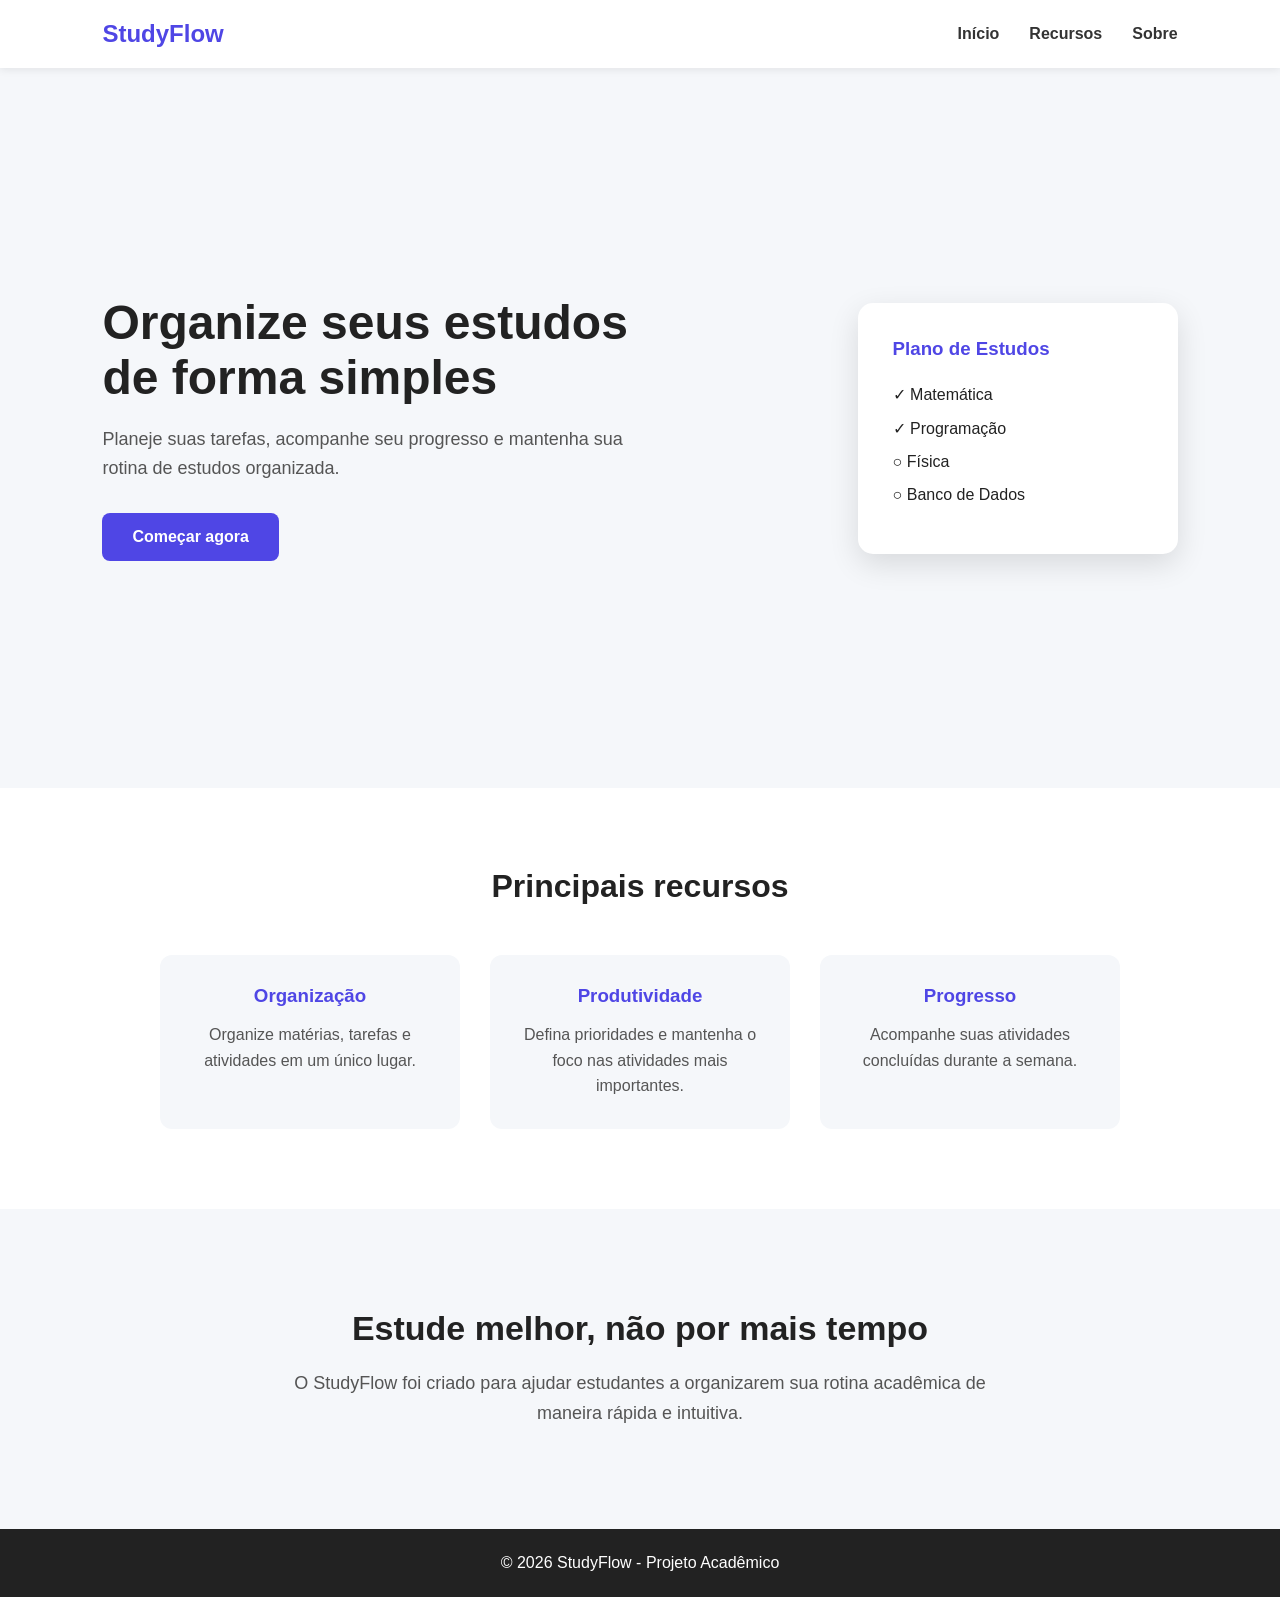
<file: Tarefa - 02/index.html>
<!DOCTYPE html>
<html lang="pt-br">

<head>
    <meta charset="UTF-8">
    <meta name="viewport" content="width=device-width, initial-scale=1.0">

    <title>StudyFlow</title>

    <link rel="stylesheet" href="style.css">
</head>

<body>

    <header>
        <nav class="navbar">
            <h1 class="logo">StudyFlow</h1>

            <ul class="nav-links">
                <li><a href="#inicio">Início</a></li>
                <li><a href="#recursos">Recursos</a></li>
                <li><a href="#sobre">Sobre</a></li>
            </ul>
        </nav>
    </header>

    <main>

        <section class="hero" id="inicio">

            <div class="hero-text">
                <h2>Organize seus estudos de forma simples</h2>

                <p>
                    Planeje suas tarefas, acompanhe seu progresso
                    e mantenha sua rotina de estudos organizada.
                </p>

                <button id="ctaButton">Começar agora</button>
            </div>

            <div class="hero-image">
                <div class="study-card">
                    <h3>Plano de Estudos</h3>

                    <p>✓ Matemática</p>
                    <p>✓ Programação</p>
                    <p>○ Física</p>
                    <p>○ Banco de Dados</p>
                </div>
            </div>

        </section>

        <section class="features" id="recursos">

            <h2>Principais recursos</h2>

            <div class="cards">

                <div class="card">
                    <h3>Organização</h3>

                    <p>
                        Organize matérias, tarefas e atividades
                        em um único lugar.
                    </p>
                </div>

                <div class="card">
                    <h3>Produtividade</h3>

                    <p>
                        Defina prioridades e mantenha o foco
                        nas atividades mais importantes.
                    </p>
                </div>

                <div class="card">
                    <h3>Progresso</h3>

                    <p>
                        Acompanhe suas atividades concluídas
                        durante a semana.
                    </p>
                </div>

            </div>

        </section>

        <section class="about" id="sobre">

            <h2>Estude melhor, não por mais tempo</h2>

            <p>
                O StudyFlow foi criado para ajudar estudantes
                a organizarem sua rotina acadêmica de maneira
                rápida e intuitiva.
            </p>

        </section>

    </main>

    <footer>
        <p>© 2026 StudyFlow - Projeto Acadêmico</p>
    </footer>

    <script src="script.js"></script>

</body>

</html>
</file>
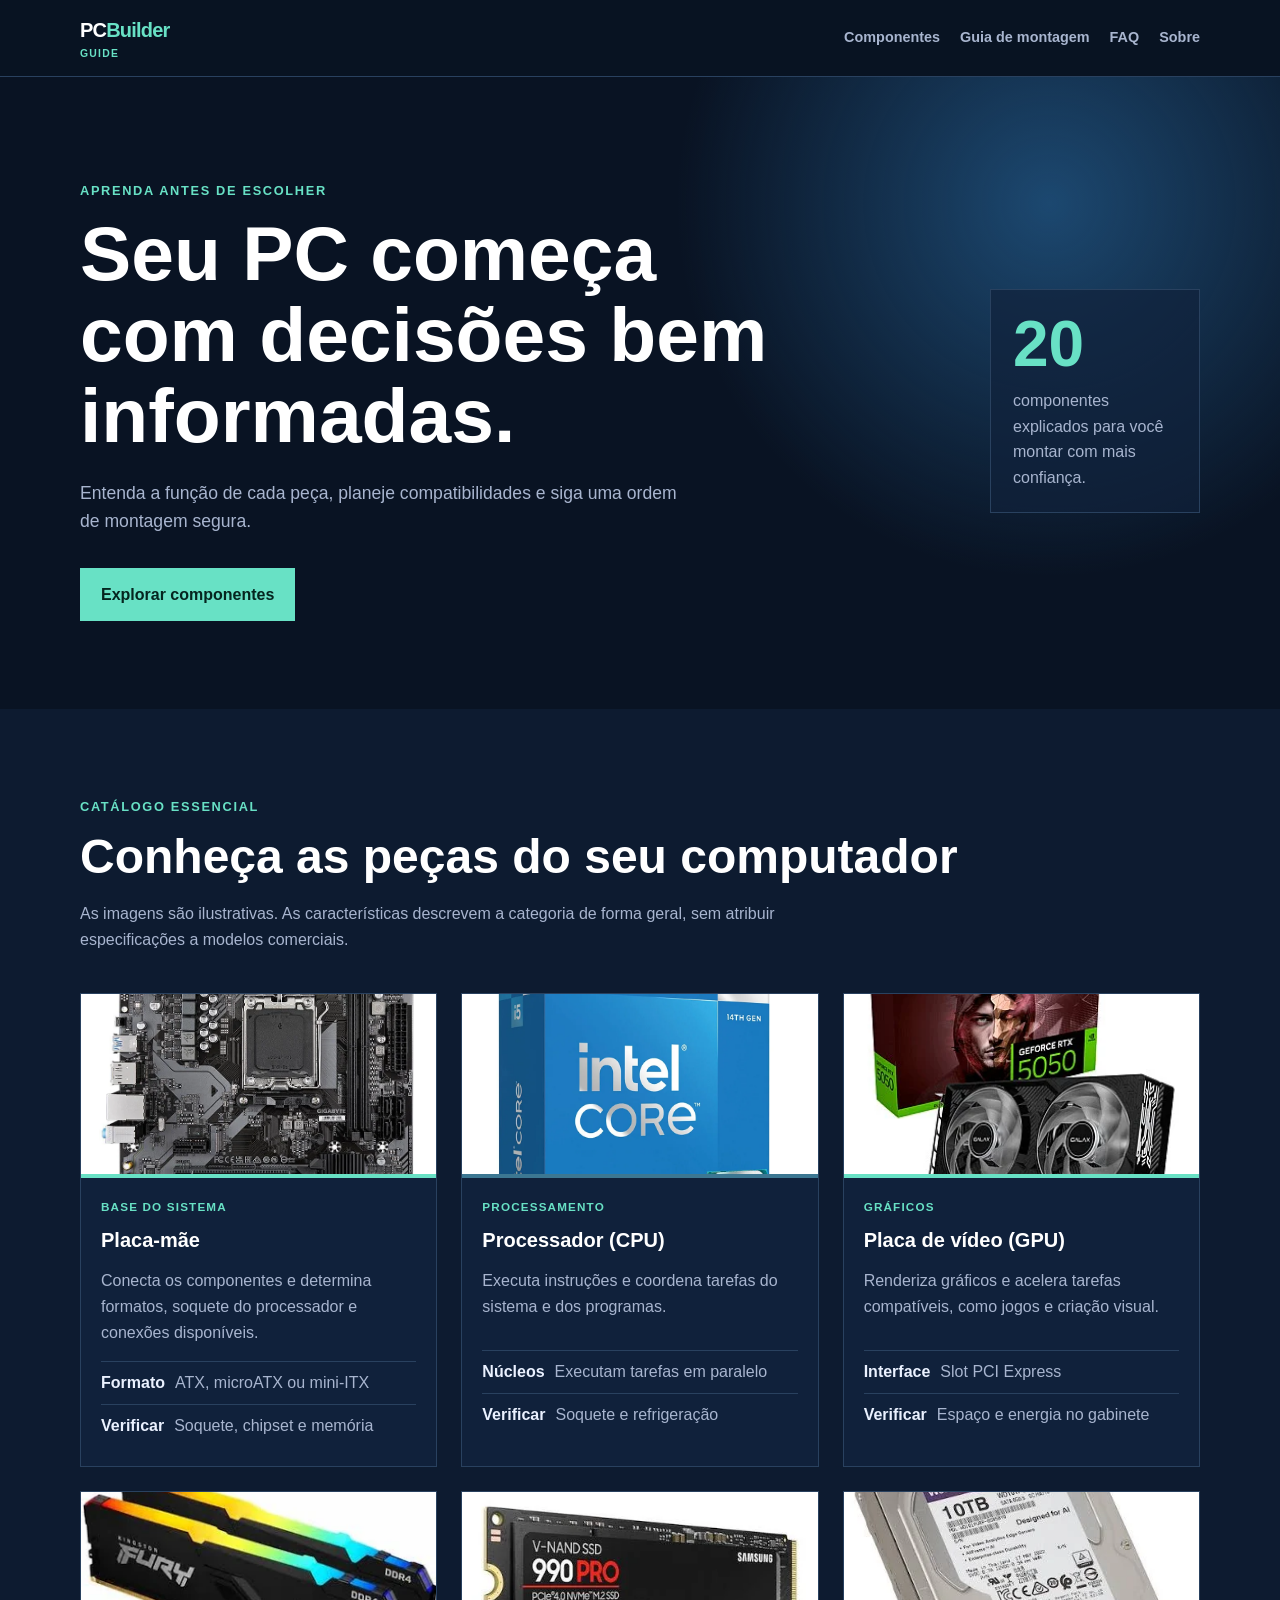
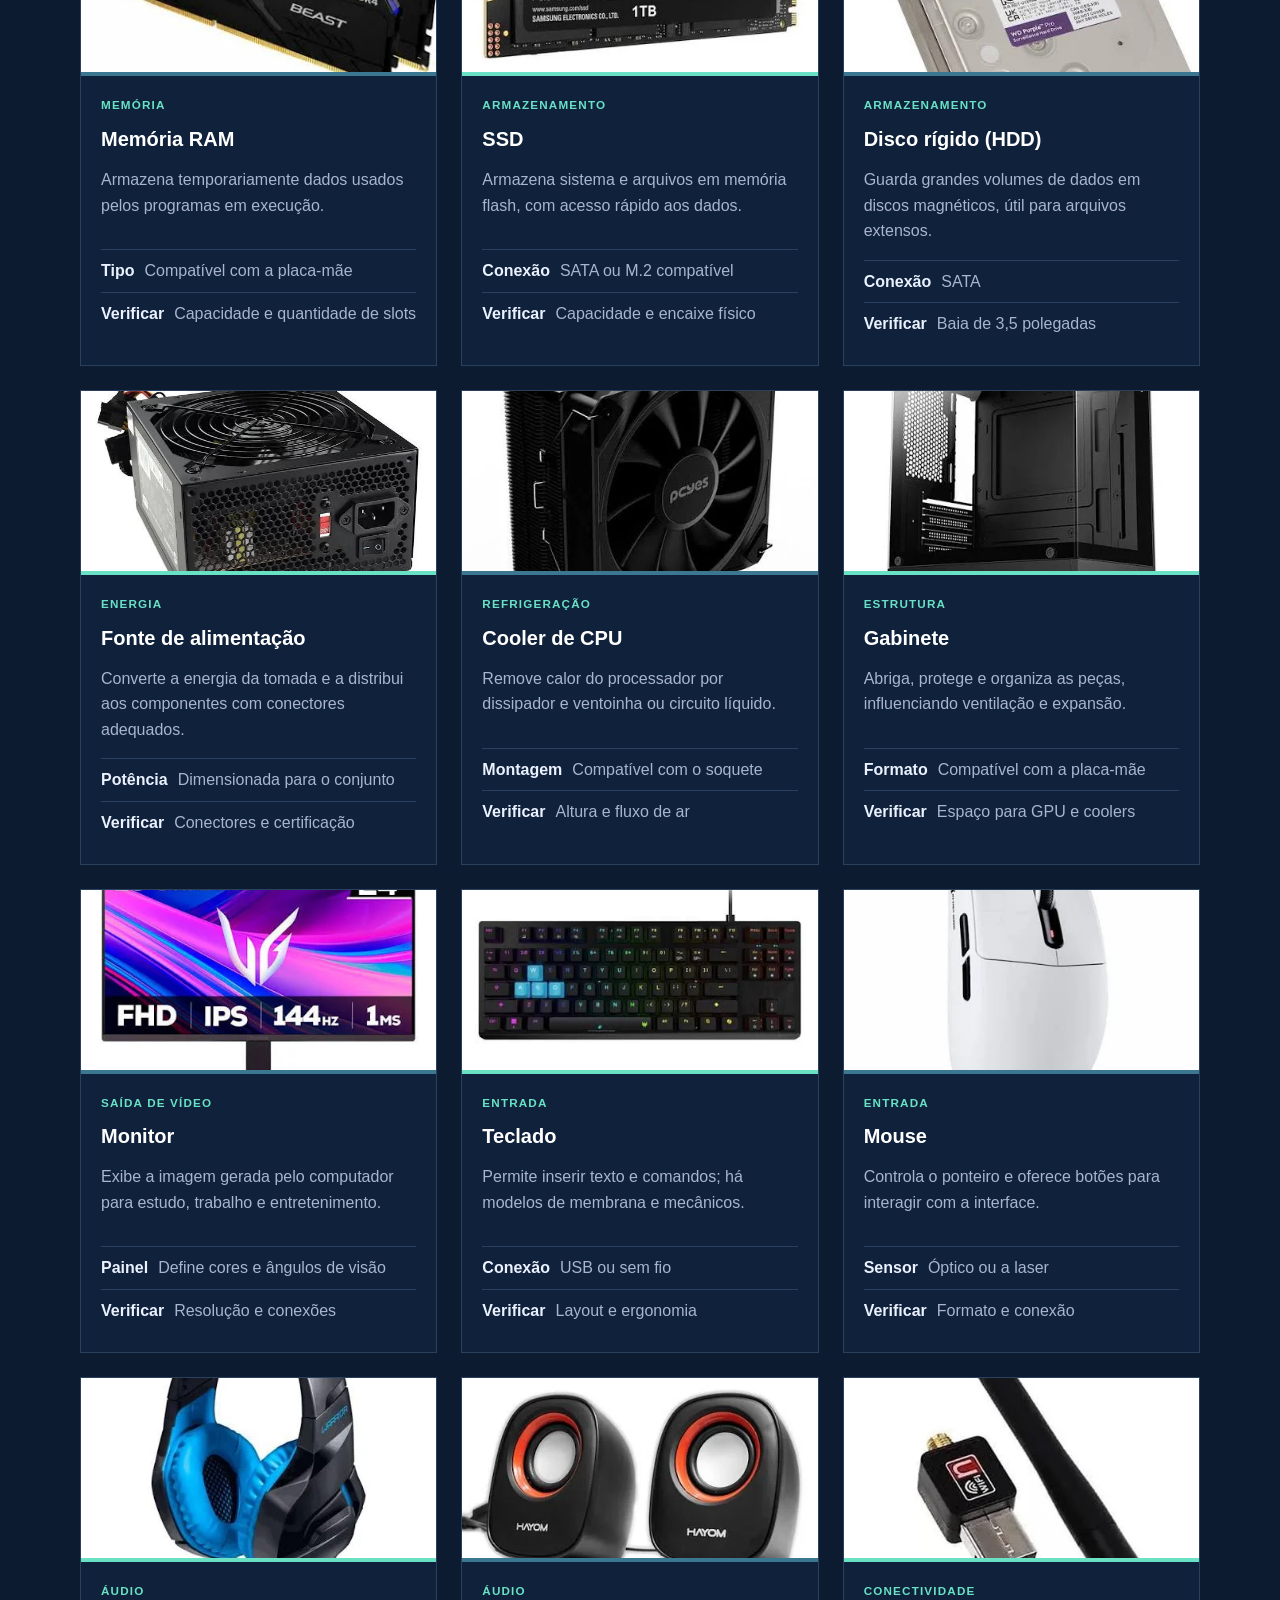
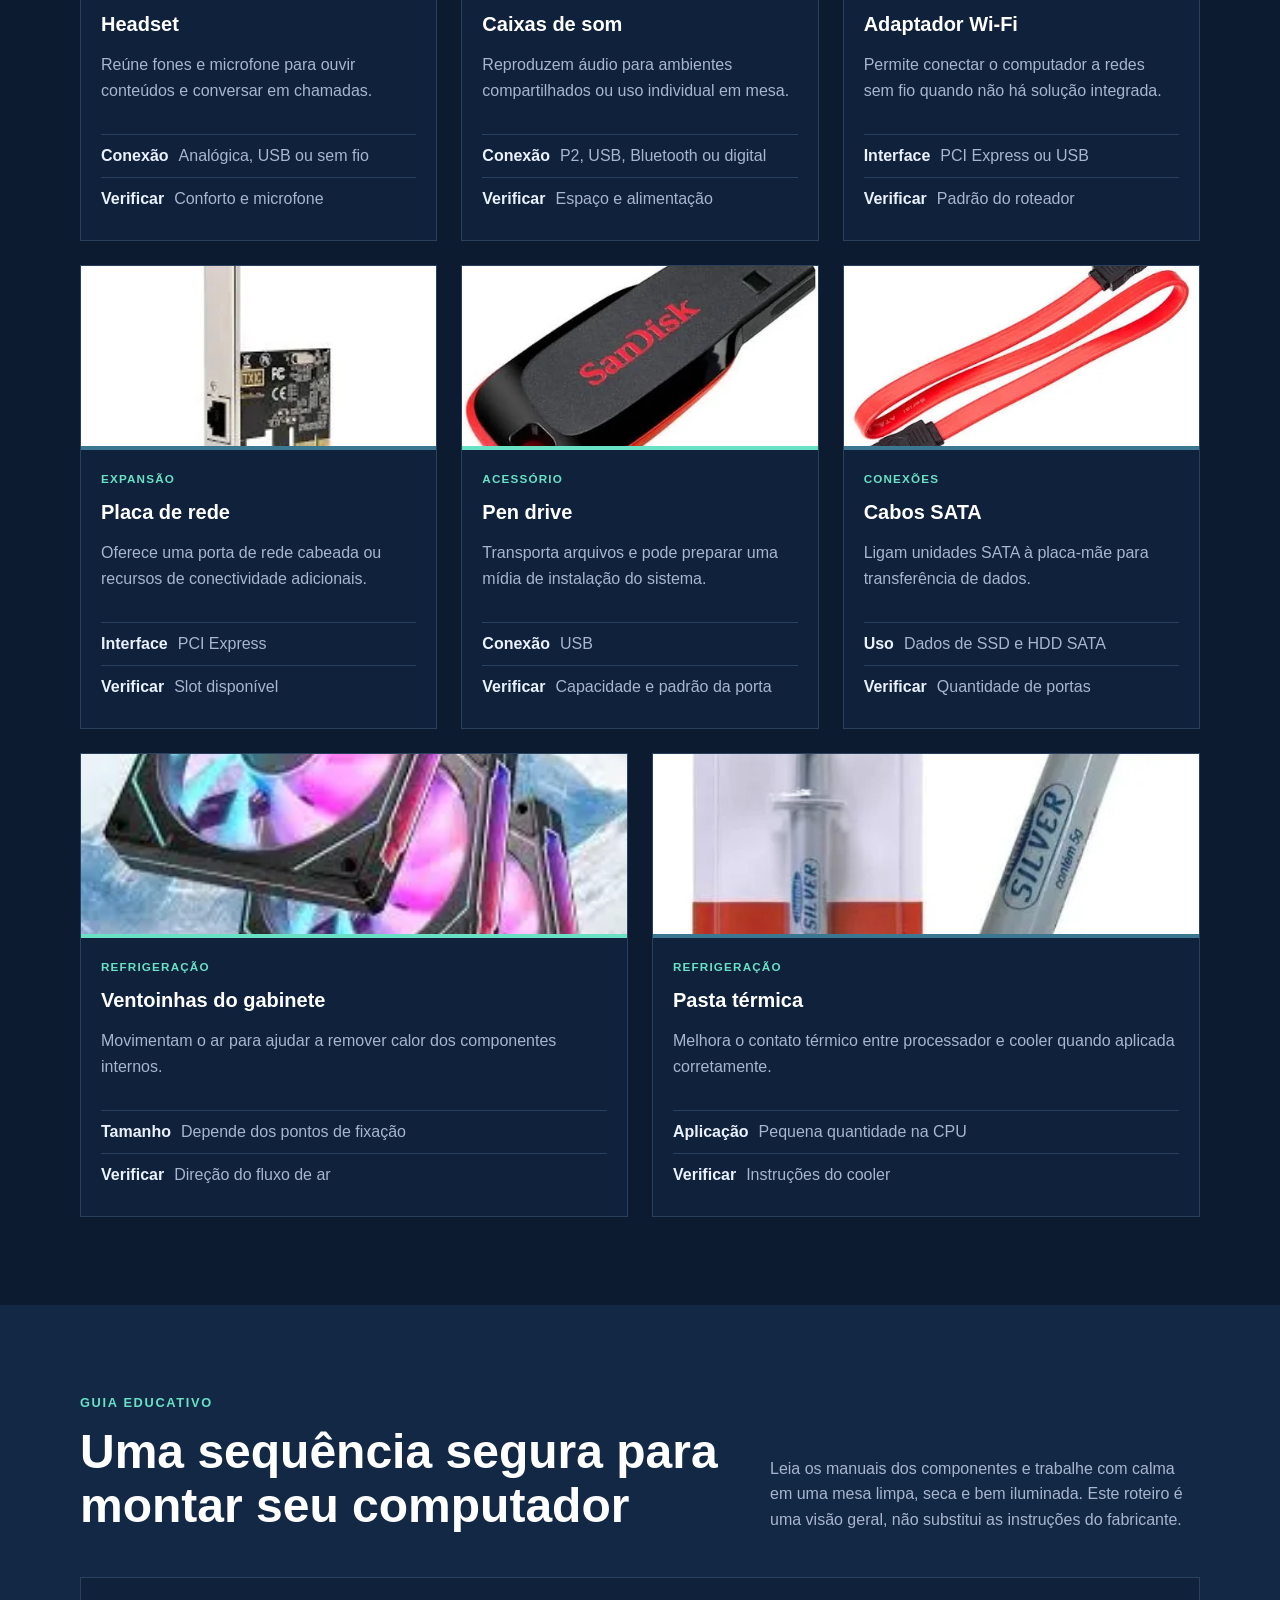
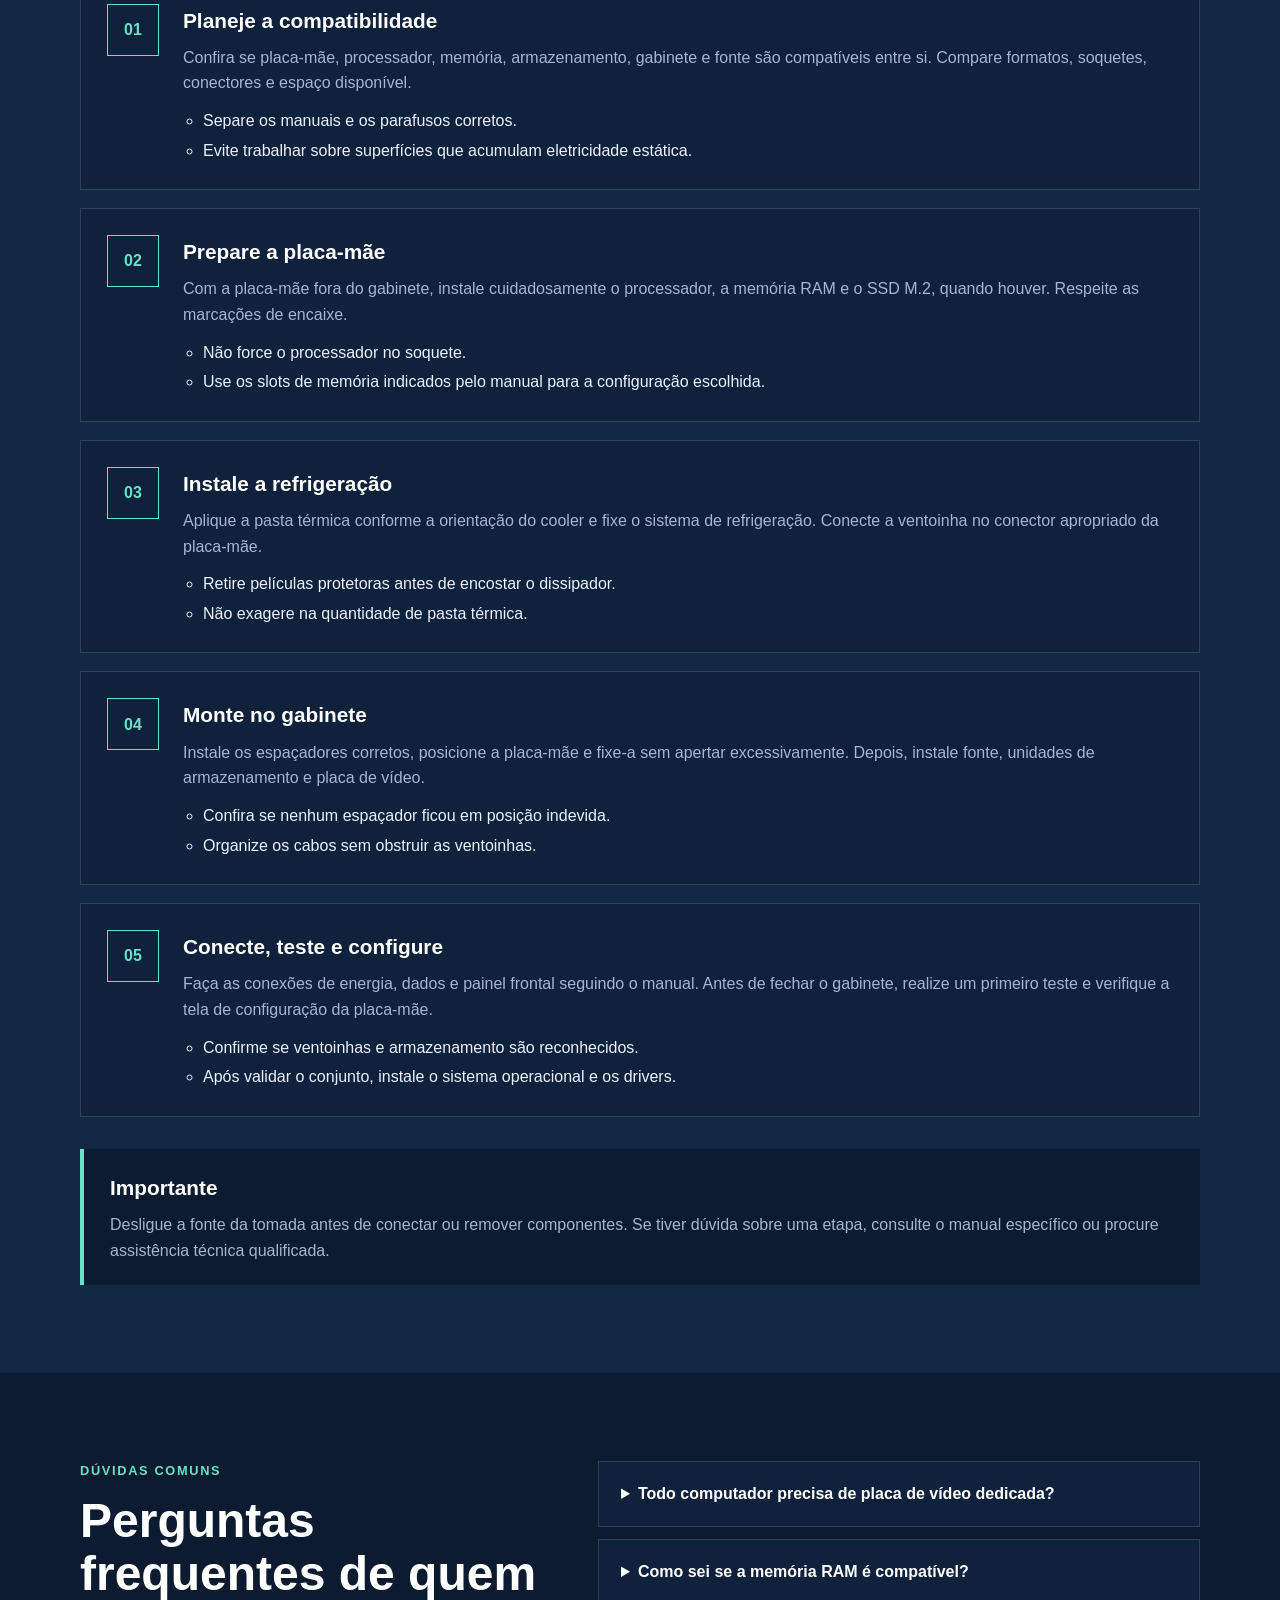
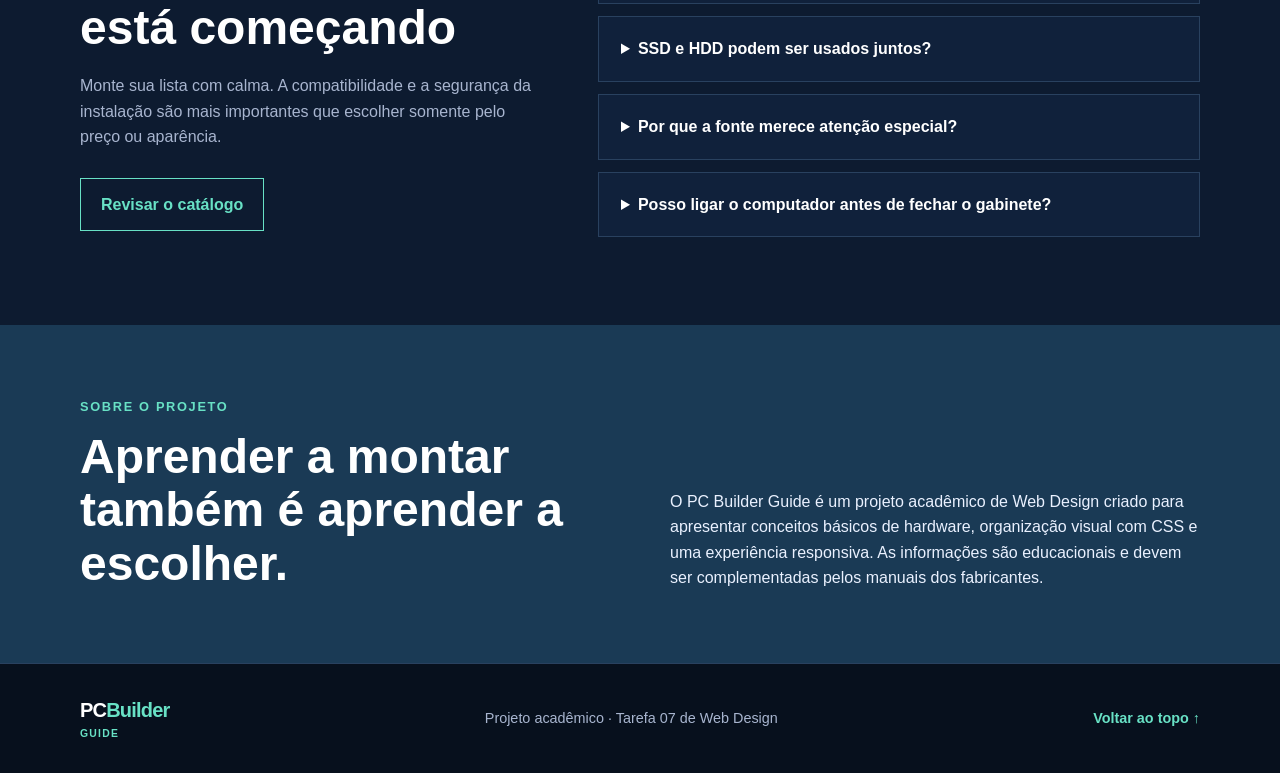
<file: Tarefa - 07/index.html>
<!DOCTYPE html>
<html lang="pt-BR">
<head>
  <meta charset="UTF-8">
  <meta name="viewport" content="width=device-width, initial-scale=1.0">
  <meta name="description" content="PC Builder Guide: guia educativo para conhecer componentes e montar computadores.">
  <title>PC Builder Guide | Componentes e montagem</title>
  <link rel="stylesheet" href="style.css">
  <!--
    Mapa semântico da página:
    - o cabeçalho reúne marca e links internos;
    - o conteúdo principal começa com a apresentação do guia;
    - o catálogo usa artigos independentes, um por componente;
    - cada artigo associa uma ilustração SVG local ao seu assunto;
    - textos alternativos descrevem as ilustrações para leitores de tela;
    - o título do cartão identifica o componente explicado;
    - a categoria contextualiza a função do componente;
    - o primeiro parágrafo resume o papel da peça no computador;
    - a lista de definição apresenta critérios de compatibilidade;
    - a ordem dos cartões não representa recomendação de compra;
    - as imagens são esquemáticas para evitar atribuir dados a produtos reais;
    - o guia de montagem é uma lista ordenada de etapas gerais;
    - cada etapa inclui cuidados que ajudam a reduzir erros comuns;
    - o aviso final reforça a consulta aos manuais dos fabricantes;
    - o FAQ usa details e summary para respostas expansíveis sem JavaScript;
    - a seção sobre delimita o caráter acadêmico do material;
    - o rodapé repete a identidade e oferece retorno ao topo;
    - os identificadores das seções são os destinos do menu de navegação;
    - a linguagem do documento está definida como português brasileiro;
    - a viewport permite adaptação proporcional em telas menores.
  -->
</head>
<body>
  <!-- Cabeçalho persistente com identidade visual e navegação por âncoras. -->
  <header class="site-header">
    <div class="container header-content">
      <a class="brand" href="#inicio" aria-label="PC Builder Guide - início">PC<span>Builder</span><small>Guide</small></a>
      <nav class="site-nav" aria-label="Navegação principal">
        <a href="#componentes">Componentes</a>
        <a href="#guia">Guia de montagem</a>
        <a href="#perguntas">FAQ</a>
        <a href="#sobre">Sobre</a>
      </nav>
    </div>
  </header>
  <!-- Conteúdo educativo central da página. -->
  <main>
    <!-- Hero: introduz a proposta e direciona o visitante ao catálogo. -->
    <section id="inicio" class="hero-section">
      <div class="container hero-layout">
        <div class="hero-copy">
          <p class="eyebrow">Aprenda antes de escolher</p>
          <h1>Seu PC começa com decisões bem informadas.</h1>
          <p>Entenda a função de cada peça, planeje compatibilidades e siga uma ordem de montagem segura.</p>
          <a class="button" href="#componentes">Explorar componentes</a>
        </div>
        <aside class="hero-panel" aria-label="Resumo do guia">
          <span class="panel-number">20</span>
          <p>componentes explicados para você montar com mais confiança.</p>
        </aside>
      </div>
    </section>
    <!-- Catálogo: reúne vinte artigos de hardware com dados de consulta. -->
    <section id="componentes" class="catalog-section">
      <div class="container">
        <p class="eyebrow">Catálogo essencial</p>
        <h2>Conheça as peças do seu computador</h2>
        <p class="section-intro">As imagens são ilustrativas. As características descrevem a categoria de forma geral, sem atribuir especificações a modelos comerciais.</p>
        <!-- Contêiner flexível que distribui os cartões do catálogo. -->
        <div class="hardware-grid">
          <article class="hardware-card">
            <img src="assets/placa-mae.webp" alt="Ilustração esquemática de uma placa-mãe">
            <div class="card-content">
              <p class="card-category">Base do sistema</p>
              <!-- Explica a peça que integra as conexões do computador. -->
              <h3>Placa-mãe</h3>
              <p>Conecta os componentes e determina formatos, soquete do processador e conexões disponíveis.</p>
              <dl><div><dt>Formato</dt><dd>ATX, microATX ou mini-ITX</dd></div><div><dt>Verificar</dt><dd>Soquete, chipset e memória</dd></div></dl>
            </div>
          </article>
          <article class="hardware-card">
            <img src="assets/processador.webp" alt="Imagem de um processador">
            <div class="card-content">
              <p class="card-category">Processamento</p>
              <!-- Explica a unidade central que executa instruções. -->
              <h3>Processador (CPU)</h3>
              <p>Executa instruções e coordena tarefas do sistema e dos programas.</p>
              <dl><div><dt>Núcleos</dt><dd>Executam tarefas em paralelo</dd></div><div><dt>Verificar</dt><dd>Soquete e refrigeração</dd></div></dl>
            </div>
          </article>
          <article class="hardware-card">
            <img src="assets/placa-video.webp" alt="Imagem de uma placa de vídeo">
            <div class="card-content">
              <p class="card-category">Gráficos</p>
              <!-- Explica o componente dedicado ao processamento gráfico. -->
              <h3>Placa de vídeo (GPU)</h3>
              <p>Renderiza gráficos e acelera tarefas compatíveis, como jogos e criação visual.</p>
              <dl><div><dt>Interface</dt><dd>Slot PCI Express</dd></div><div><dt>Verificar</dt><dd>Espaço e energia no gabinete</dd></div></dl>
            </div>
          </article>
          <article class="hardware-card">
            <img src="assets/ram.webp" alt="Imagem de módulos de memória RAM">
            <div class="card-content">
              <p class="card-category">Memória</p>
              <!-- Explica a memória temporária usada por programas ativos. -->
              <h3>Memória RAM</h3>
              <p>Armazena temporariamente dados usados pelos programas em execução.</p>
              <dl><div><dt>Tipo</dt><dd>Compatível com a placa-mãe</dd></div><div><dt>Verificar</dt><dd>Capacidade e quantidade de slots</dd></div></dl>
            </div>
          </article>
          <article class="hardware-card">
            <img src="assets/ssd.webp" alt="Imagem de uma unidade SSD">
            <div class="card-content">
              <p class="card-category">Armazenamento</p>
              <!-- Explica o armazenamento em memória flash. -->
              <h3>SSD</h3>
              <p>Armazena sistema e arquivos em memória flash, com acesso rápido aos dados.</p>
              <dl><div><dt>Conexão</dt><dd>SATA ou M.2 compatível</dd></div><div><dt>Verificar</dt><dd>Capacidade e encaixe físico</dd></div></dl>
            </div>
          </article>
          <article class="hardware-card">
            <img src="assets/hdd.webp" alt="Imagem de um disco rígido">
            <div class="card-content">
              <p class="card-category">Armazenamento</p>
              <!-- Explica o armazenamento magnético de maior capacidade. -->
              <h3>Disco rígido (HDD)</h3>
              <p>Guarda grandes volumes de dados em discos magnéticos, útil para arquivos extensos.</p>
              <dl><div><dt>Conexão</dt><dd>SATA</dd></div><div><dt>Verificar</dt><dd>Baia de 3,5 polegadas</dd></div></dl>
            </div>
          </article>
          <article class="hardware-card">
            <img src="assets/fonte.webp" alt="Imagem de uma fonte de alimentação">
            <div class="card-content">
              <p class="card-category">Energia</p>
              <!-- Explica a distribuição de energia para o conjunto. -->
              <h3>Fonte de alimentação</h3>
              <p>Converte a energia da tomada e a distribui aos componentes com conectores adequados.</p>
              <dl><div><dt>Potência</dt><dd>Dimensionada para o conjunto</dd></div><div><dt>Verificar</dt><dd>Conectores e certificação</dd></div></dl>
            </div>
          </article>
          <article class="hardware-card">
            <img src="assets/cooler.webp" alt="Imagem de um cooler para processador">
            <div class="card-content">
              <p class="card-category">Refrigeração</p>
              <!-- Explica a remoção de calor do processador. -->
              <h3>Cooler de CPU</h3>
              <p>Remove calor do processador por dissipador e ventoinha ou circuito líquido.</p>
              <dl><div><dt>Montagem</dt><dd>Compatível com o soquete</dd></div><div><dt>Verificar</dt><dd>Altura e fluxo de ar</dd></div></dl>
            </div>
          </article>
          <article class="hardware-card">
            <img src="assets/gabinete.webp" alt="Imagem de um gabinete de computador">
            <div class="card-content">
              <p class="card-category">Estrutura</p>
              <!-- Explica a estrutura que organiza e protege as peças. -->
              <h3>Gabinete</h3>
              <p>Abriga, protege e organiza as peças, influenciando ventilação e expansão.</p>
              <dl><div><dt>Formato</dt><dd>Compatível com a placa-mãe</dd></div><div><dt>Verificar</dt><dd>Espaço para GPU e coolers</dd></div></dl>
            </div>
          </article>
          <article class="hardware-card">
            <img src="assets/monitor.webp" alt="Imagem de um monitor">
            <div class="card-content">
              <p class="card-category">Saída de vídeo</p>
              <!-- Explica o periférico de saída visual. -->
              <h3>Monitor</h3>
              <p>Exibe a imagem gerada pelo computador para estudo, trabalho e entretenimento.</p>
              <dl><div><dt>Painel</dt><dd>Define cores e ângulos de visão</dd></div><div><dt>Verificar</dt><dd>Resolução e conexões</dd></div></dl>
            </div>
          </article>
          <article class="hardware-card">
            <img src="assets/teclado.webp" alt="Imagem de um teclado">
            <div class="card-content">
              <p class="card-category">Entrada</p>
              <!-- Explica o periférico de entrada textual. -->
              <h3>Teclado</h3>
              <p>Permite inserir texto e comandos; há modelos de membrana e mecânicos.</p>
              <dl><div><dt>Conexão</dt><dd>USB ou sem fio</dd></div><div><dt>Verificar</dt><dd>Layout e ergonomia</dd></div></dl>
            </div>
          </article>
          <article class="hardware-card">
            <img src="assets/mouse.webp" alt="Imagem de um mouse">
            <div class="card-content">
              <p class="card-category">Entrada</p>
              <!-- Explica o periférico de apontamento. -->
              <h3>Mouse</h3>
              <p>Controla o ponteiro e oferece botões para interagir com a interface.</p>
              <dl><div><dt>Sensor</dt><dd>Óptico ou a laser</dd></div><div><dt>Verificar</dt><dd>Formato e conexão</dd></div></dl>
            </div>
          </article>
          <article class="hardware-card">
            <img src="assets/headset.webp" alt="Imagem de um headset">
            <div class="card-content">
              <p class="card-category">Áudio</p>
              <!-- Explica o periférico combinado de áudio e microfone. -->
              <h3>Headset</h3>
              <p>Reúne fones e microfone para ouvir conteúdos e conversar em chamadas.</p>
              <dl><div><dt>Conexão</dt><dd>Analógica, USB ou sem fio</dd></div><div><dt>Verificar</dt><dd>Conforto e microfone</dd></div></dl>
            </div>
          </article>
          <article class="hardware-card">
            <img src="assets/caixa-som.webp" alt="Imagem de caixas de som">
            <div class="card-content">
              <p class="card-category">Áudio</p>
              <!-- Explica a saída de áudio para o ambiente. -->
              <h3>Caixas de som</h3>
              <p>Reproduzem áudio para ambientes compartilhados ou uso individual em mesa.</p>
              <dl><div><dt>Conexão</dt><dd>P2, USB, Bluetooth ou digital</dd></div><div><dt>Verificar</dt><dd>Espaço e alimentação</dd></div></dl>
            </div>
          </article>
          <article class="hardware-card">
            <img src="assets/adaptador-wifi.webp" alt="Imagem de um adaptador Wi-Fi">
            <div class="card-content">
              <p class="card-category">Conectividade</p>
              <!-- Explica a conexão do computador a redes sem fio. -->
              <h3>Adaptador Wi-Fi</h3>
              <p>Permite conectar o computador a redes sem fio quando não há solução integrada.</p>
              <dl><div><dt>Interface</dt><dd>PCI Express ou USB</dd></div><div><dt>Verificar</dt><dd>Padrão do roteador</dd></div></dl>
            </div>
          </article>
          <article class="hardware-card">
            <img src="assets/placa-rede.webp" alt="Imagem esquemática de uma placa de rede">
            <div class="card-content">
              <p class="card-category">Expansão</p>
              <!-- Explica a expansão de conectividade cabeada. -->
              <h3>Placa de rede</h3>
              <p>Oferece uma porta de rede cabeada ou recursos de conectividade adicionais.</p>
              <dl><div><dt>Interface</dt><dd>PCI Express</dd></div><div><dt>Verificar</dt><dd>Slot disponível</dd></div></dl>
            </div>
          </article>
          <article class="hardware-card">
            <img src="assets/pendrive.webp" alt="Imagem esquemática de um pen drive">
            <div class="card-content">
              <p class="card-category">Acessório</p>
              <!-- Explica a mídia portátil para arquivos e instalação. -->
              <h3>Pen drive</h3>
              <p>Transporta arquivos e pode preparar uma mídia de instalação do sistema.</p>
              <dl><div><dt>Conexão</dt><dd>USB</dd></div><div><dt>Verificar</dt><dd>Capacidade e padrão da porta</dd></div></dl>
            </div>
          </article>
          <article class="hardware-card">
            <img src="assets/cabo-sata.webp" alt="Imagem esquemática de um cabo SATA">
            <div class="card-content">
              <p class="card-category">Conexões</p>
              <!-- Explica a ligação de dados das unidades SATA. -->
              <h3>Cabos SATA</h3>
              <p>Ligam unidades SATA à placa-mãe para transferência de dados.</p>
              <dl><div><dt>Uso</dt><dd>Dados de SSD e HDD SATA</dd></div><div><dt>Verificar</dt><dd>Quantidade de portas</dd></div></dl>
            </div>
          </article>
          <article class="hardware-card">
            <img src="assets/ventoinha.webp" alt="Imagem esquemática de uma ventoinha para gabinete">
            <div class="card-content">
              <p class="card-category">Refrigeração</p>
              <!-- Explica a circulação de ar dentro do gabinete. -->
              <h3>Ventoinhas do gabinete</h3>
              <p>Movimentam o ar para ajudar a remover calor dos componentes internos.</p>
              <dl><div><dt>Tamanho</dt><dd>Depende dos pontos de fixação</dd></div><div><dt>Verificar</dt><dd>Direção do fluxo de ar</dd></div></dl>
            </div>
          </article>
          <article class="hardware-card">
            <img src="assets/pasta-termica.webp" alt="Imagem esquemática de um tubo de pasta térmica">
            <div class="card-content">
              <p class="card-category">Refrigeração</p>
              <!-- Explica o material que melhora o contato térmico. -->
              <h3>Pasta térmica</h3>
              <p>Melhora o contato térmico entre processador e cooler quando aplicada corretamente.</p>
              <dl><div><dt>Aplicação</dt><dd>Pequena quantidade na CPU</dd></div><div><dt>Verificar</dt><dd>Instruções do cooler</dd></div></dl>
            </div>
          </article>
        </div>
      </div>
    </section>
    <!-- Guia: organiza as principais etapas da montagem em sequência. -->
    <section id="guia" class="guide-section">
      <div class="container">
        <div class="guide-heading">
          <div>
            <p class="eyebrow">Guia educativo</p>
            <h2>Uma sequência segura para montar seu computador</h2>
          </div>
          <p>Leia os manuais dos componentes e trabalhe com calma em uma mesa limpa, seca e bem iluminada. Este roteiro é uma visão geral, não substitui as instruções do fabricante.</p>
        </div>
        <!-- Lista ordenada porque a execução das etapas possui uma progressão. -->
        <ol class="assembly-steps">
          <li class="assembly-step">
            <span class="step-number">01</span>
            <div>
              <h3>Planeje a compatibilidade</h3>
              <p>Confira se placa-mãe, processador, memória, armazenamento, gabinete e fonte são compatíveis entre si. Compare formatos, soquetes, conectores e espaço disponível.</p>
              <ul>
                <li>Separe os manuais e os parafusos corretos.</li>
                <li>Evite trabalhar sobre superfícies que acumulam eletricidade estática.</li>
              </ul>
            </div>
          </li>
          <li class="assembly-step">
            <span class="step-number">02</span>
            <div>
              <h3>Prepare a placa-mãe</h3>
              <p>Com a placa-mãe fora do gabinete, instale cuidadosamente o processador, a memória RAM e o SSD M.2, quando houver. Respeite as marcações de encaixe.</p>
              <ul>
                <li>Não force o processador no soquete.</li>
                <li>Use os slots de memória indicados pelo manual para a configuração escolhida.</li>
              </ul>
            </div>
          </li>
          <li class="assembly-step">
            <span class="step-number">03</span>
            <div>
              <h3>Instale a refrigeração</h3>
              <p>Aplique a pasta térmica conforme a orientação do cooler e fixe o sistema de refrigeração. Conecte a ventoinha no conector apropriado da placa-mãe.</p>
              <ul>
                <li>Retire películas protetoras antes de encostar o dissipador.</li>
                <li>Não exagere na quantidade de pasta térmica.</li>
              </ul>
            </div>
          </li>
          <li class="assembly-step">
            <span class="step-number">04</span>
            <div>
              <h3>Monte no gabinete</h3>
              <p>Instale os espaçadores corretos, posicione a placa-mãe e fixe-a sem apertar excessivamente. Depois, instale fonte, unidades de armazenamento e placa de vídeo.</p>
              <ul>
                <li>Confira se nenhum espaçador ficou em posição indevida.</li>
                <li>Organize os cabos sem obstruir as ventoinhas.</li>
              </ul>
            </div>
          </li>
          <li class="assembly-step">
            <span class="step-number">05</span>
            <div>
              <h3>Conecte, teste e configure</h3>
              <p>Faça as conexões de energia, dados e painel frontal seguindo o manual. Antes de fechar o gabinete, realize um primeiro teste e verifique a tela de configuração da placa-mãe.</p>
              <ul>
                <li>Confirme se ventoinhas e armazenamento são reconhecidos.</li>
                <li>Após validar o conjunto, instale o sistema operacional e os drivers.</li>
              </ul>
            </div>
          </li>
        </ol>
        <!-- Aviso complementar que concentra as precauções de segurança. -->
        <aside class="guide-warning">
          <h3>Importante</h3>
          <p>Desligue a fonte da tomada antes de conectar ou remover componentes. Se tiver dúvida sobre uma etapa, consulte o manual específico ou procure assistência técnica qualificada.</p>
        </aside>
      </div>
    </section>
    <!-- FAQ: esclarece decisões frequentes sem exigir scripts. -->
    <section id="perguntas" class="faq-section">
      <div class="container faq-layout">
        <div class="faq-intro">
          <p class="eyebrow">Dúvidas comuns</p>
          <h2>Perguntas frequentes de quem está começando</h2>
          <p>Monte sua lista com calma. A compatibilidade e a segurança da instalação são mais importantes que escolher somente pelo preço ou aparência.</p>
          <a class="button button-outline" href="#componentes">Revisar o catálogo</a>
        </div>
        <!-- Cada details disponibiliza uma resposta expansível nativa do HTML. -->
        <div class="faq-list">
          <details class="faq-item">
            <summary>Todo computador precisa de placa de vídeo dedicada?</summary>
            <p>Não. Alguns processadores oferecem gráficos integrados, suficientes para tarefas cotidianas e dependendo do uso. Uma placa dedicada é escolhida quando o perfil de uso exige mais desempenho gráfico.</p>
          </details>
          <details class="faq-item">
            <summary>Como sei se a memória RAM é compatível?</summary>
            <p>Consulte o manual da placa-mãe para verificar o tipo de memória aceito, a quantidade de slots e as orientações de instalação. A geração da memória precisa ser compatível com a placa-mãe.</p>
          </details>
          <details class="faq-item">
            <summary>SSD e HDD podem ser usados juntos?</summary>
            <p>Sim. Uma combinação comum é instalar o sistema e programas no SSD, reservando o HDD para arquivos maiores. Verifique portas, baias e cabos necessários.</p>
          </details>
          <details class="faq-item">
            <summary>Por que a fonte merece atenção especial?</summary>
            <p>Ela alimenta todos os componentes. Escolha uma unidade com potência adequada, conectores necessários e procedência confiável; não dimensione o conjunto apenas pela potência anunciada.</p>
          </details>
          <details class="faq-item">
            <summary>Posso ligar o computador antes de fechar o gabinete?</summary>
            <p>Um teste inicial é útil para conferir reconhecimento de memória, vídeo e armazenamento. Mantenha os componentes apoiados e conectados corretamente, longe de objetos metálicos soltos.</p>
          </details>
        </div>
      </div>
    </section>
    <!-- Contexto acadêmico e limites informativos do projeto. -->
    <section id="sobre" class="about-section">
      <div class="container about-layout">
        <div>
          <p class="eyebrow">Sobre o projeto</p>
          <h2>Aprender a montar também é aprender a escolher.</h2>
        </div>
        <p>O PC Builder Guide é um projeto acadêmico de Web Design criado para apresentar conceitos básicos de hardware, organização visual com CSS e uma experiência responsiva. As informações são educacionais e devem ser complementadas pelos manuais dos fabricantes.</p>
      </div>
    </section>
  </main>
  <!-- Rodapé: encerra a página e facilita o retorno ao início. -->
  <footer class="site-footer">
    <div class="container footer-layout">
      <a class="brand" href="#inicio" aria-label="Voltar ao início do PC Builder Guide">PC<span>Builder</span><small>Guide</small></a>
      <p>Projeto acadêmico · Tarefa 07 de Web Design</p>
      <a href="#inicio">Voltar ao topo ↑</a>
    </div>
  </footer>
</body>
</html>
</file>
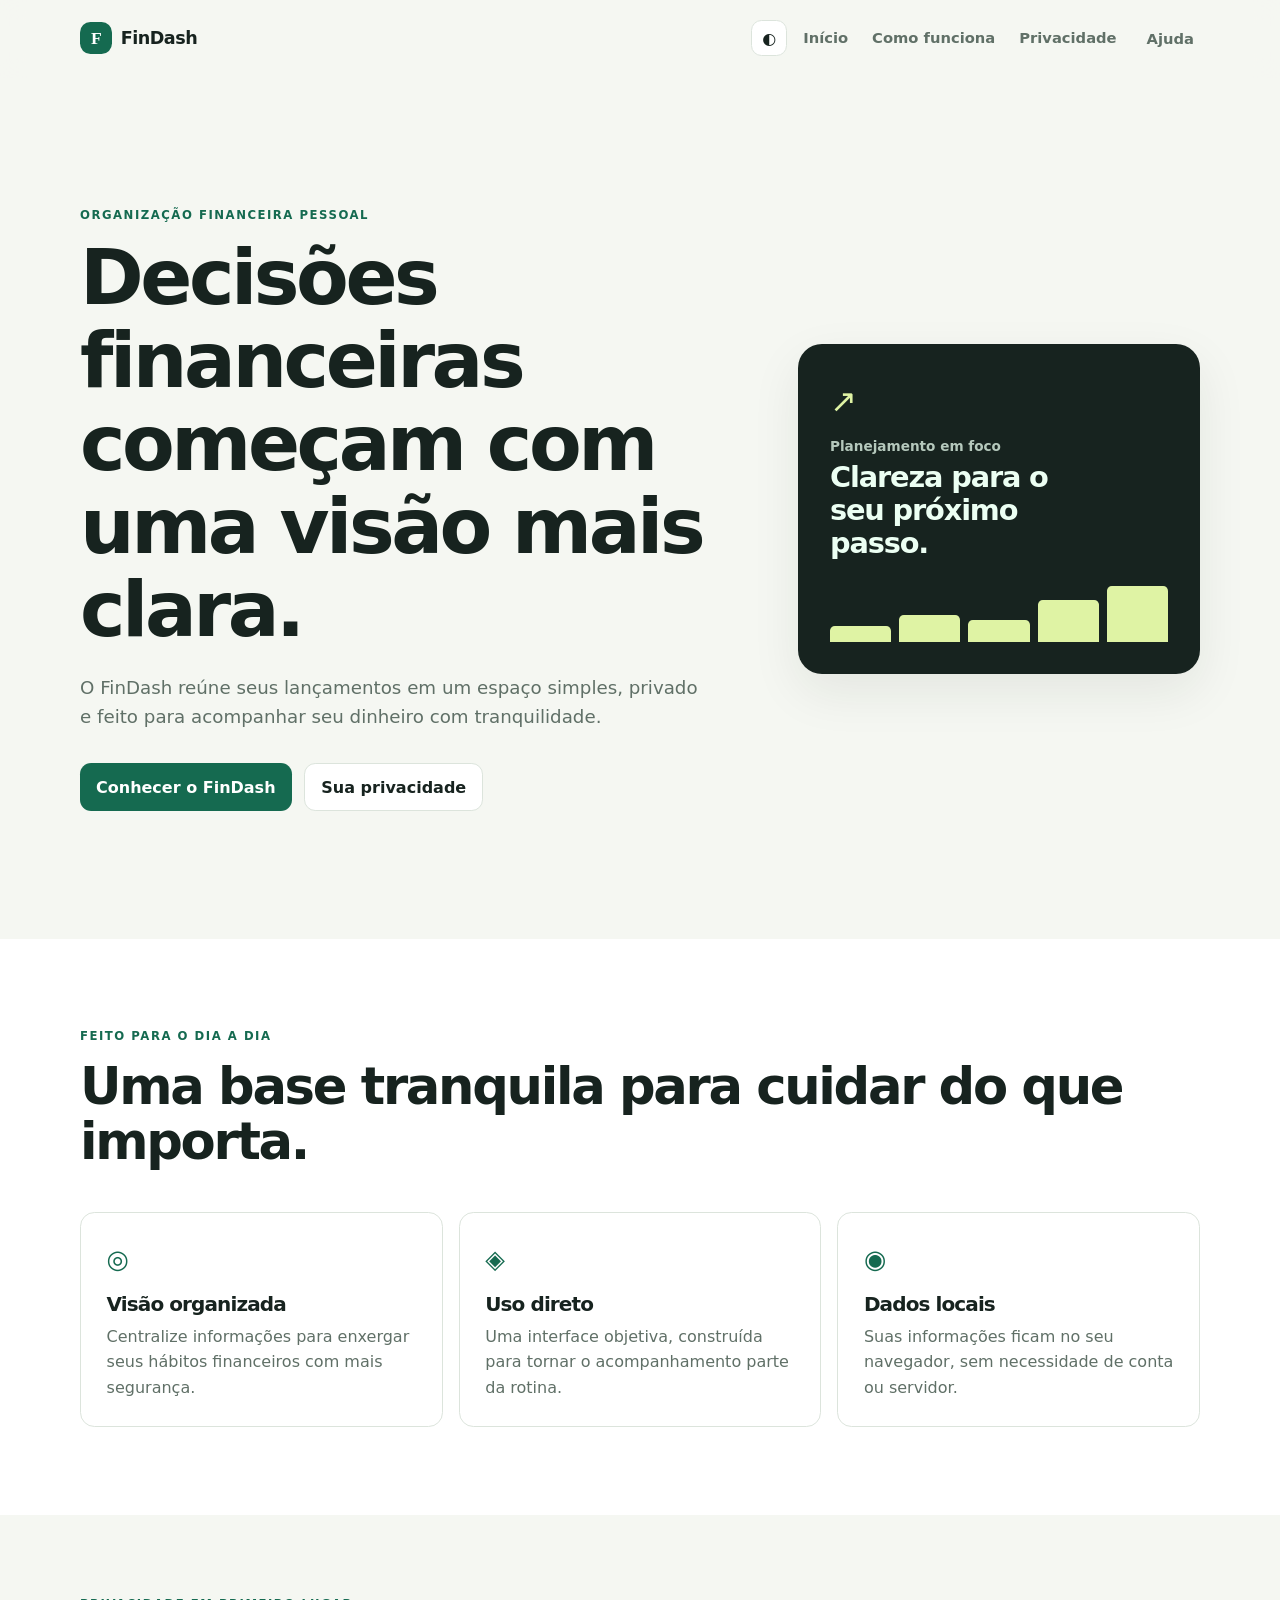
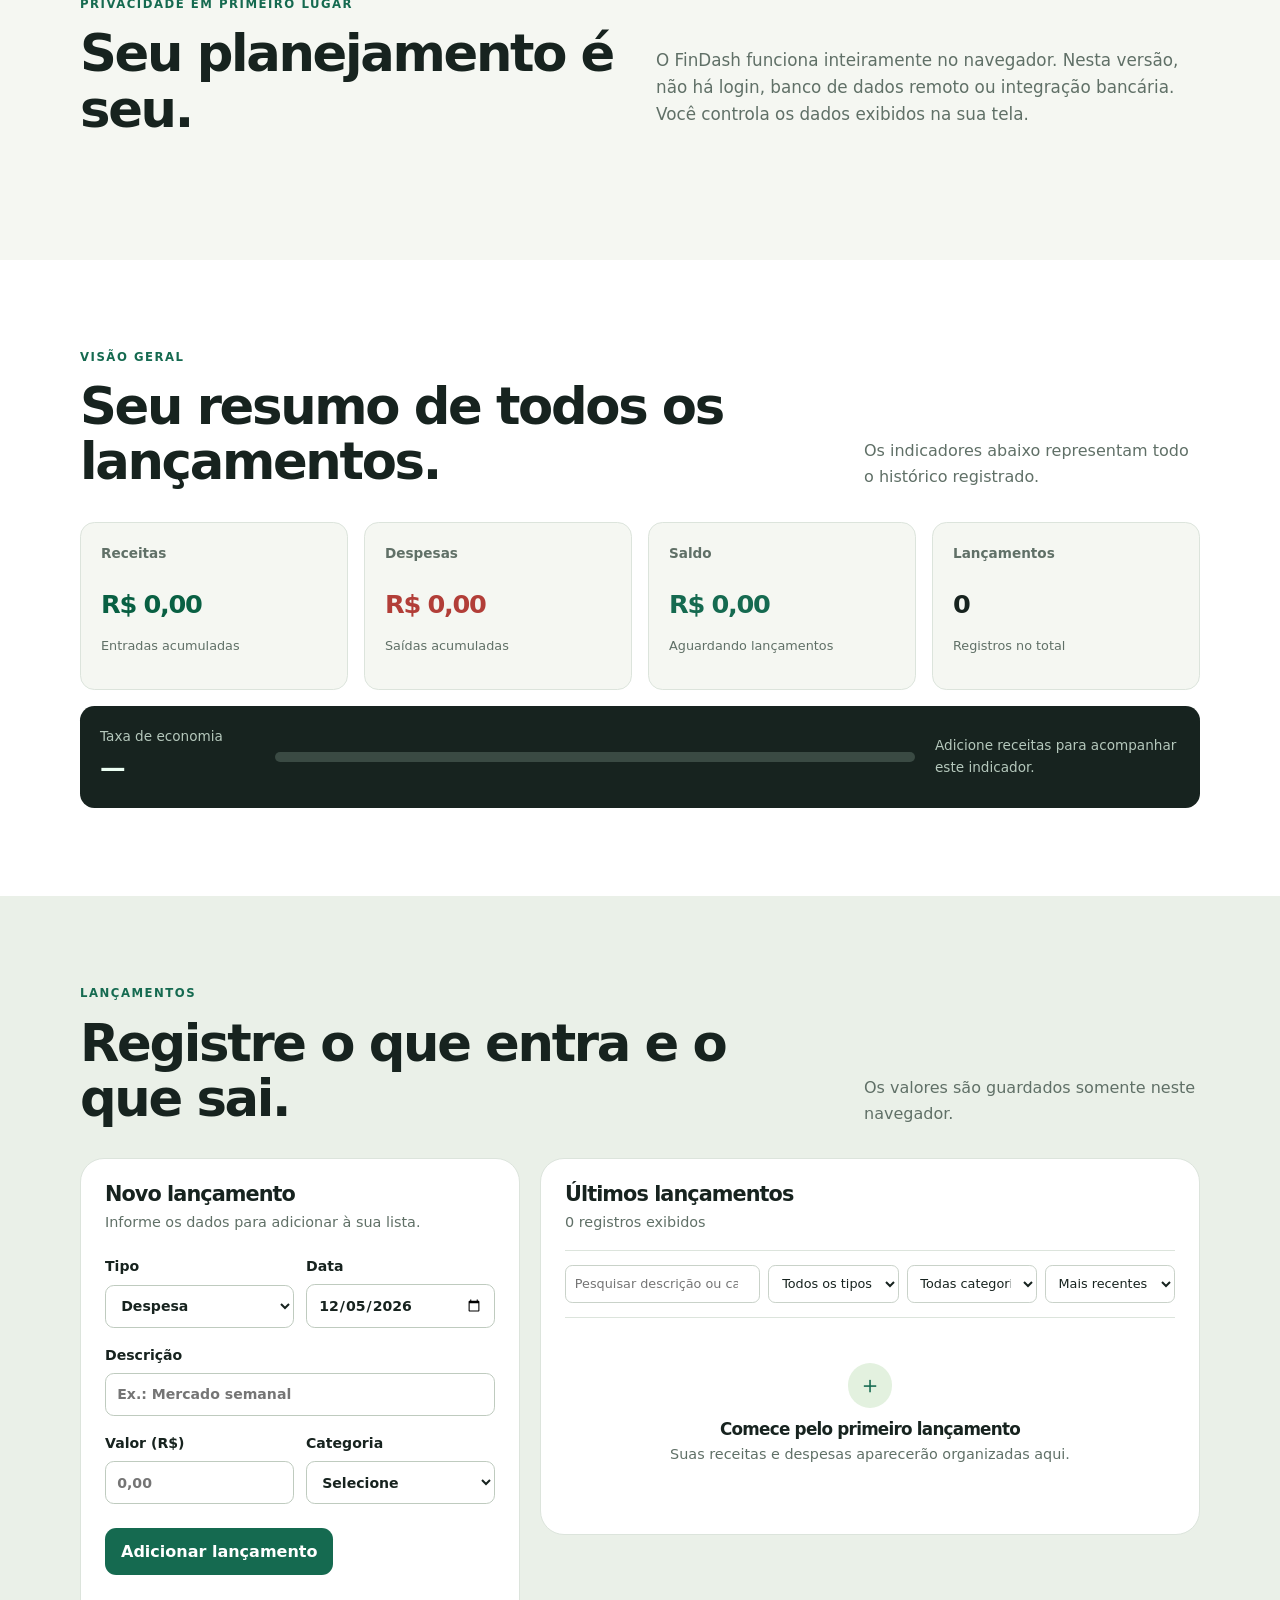
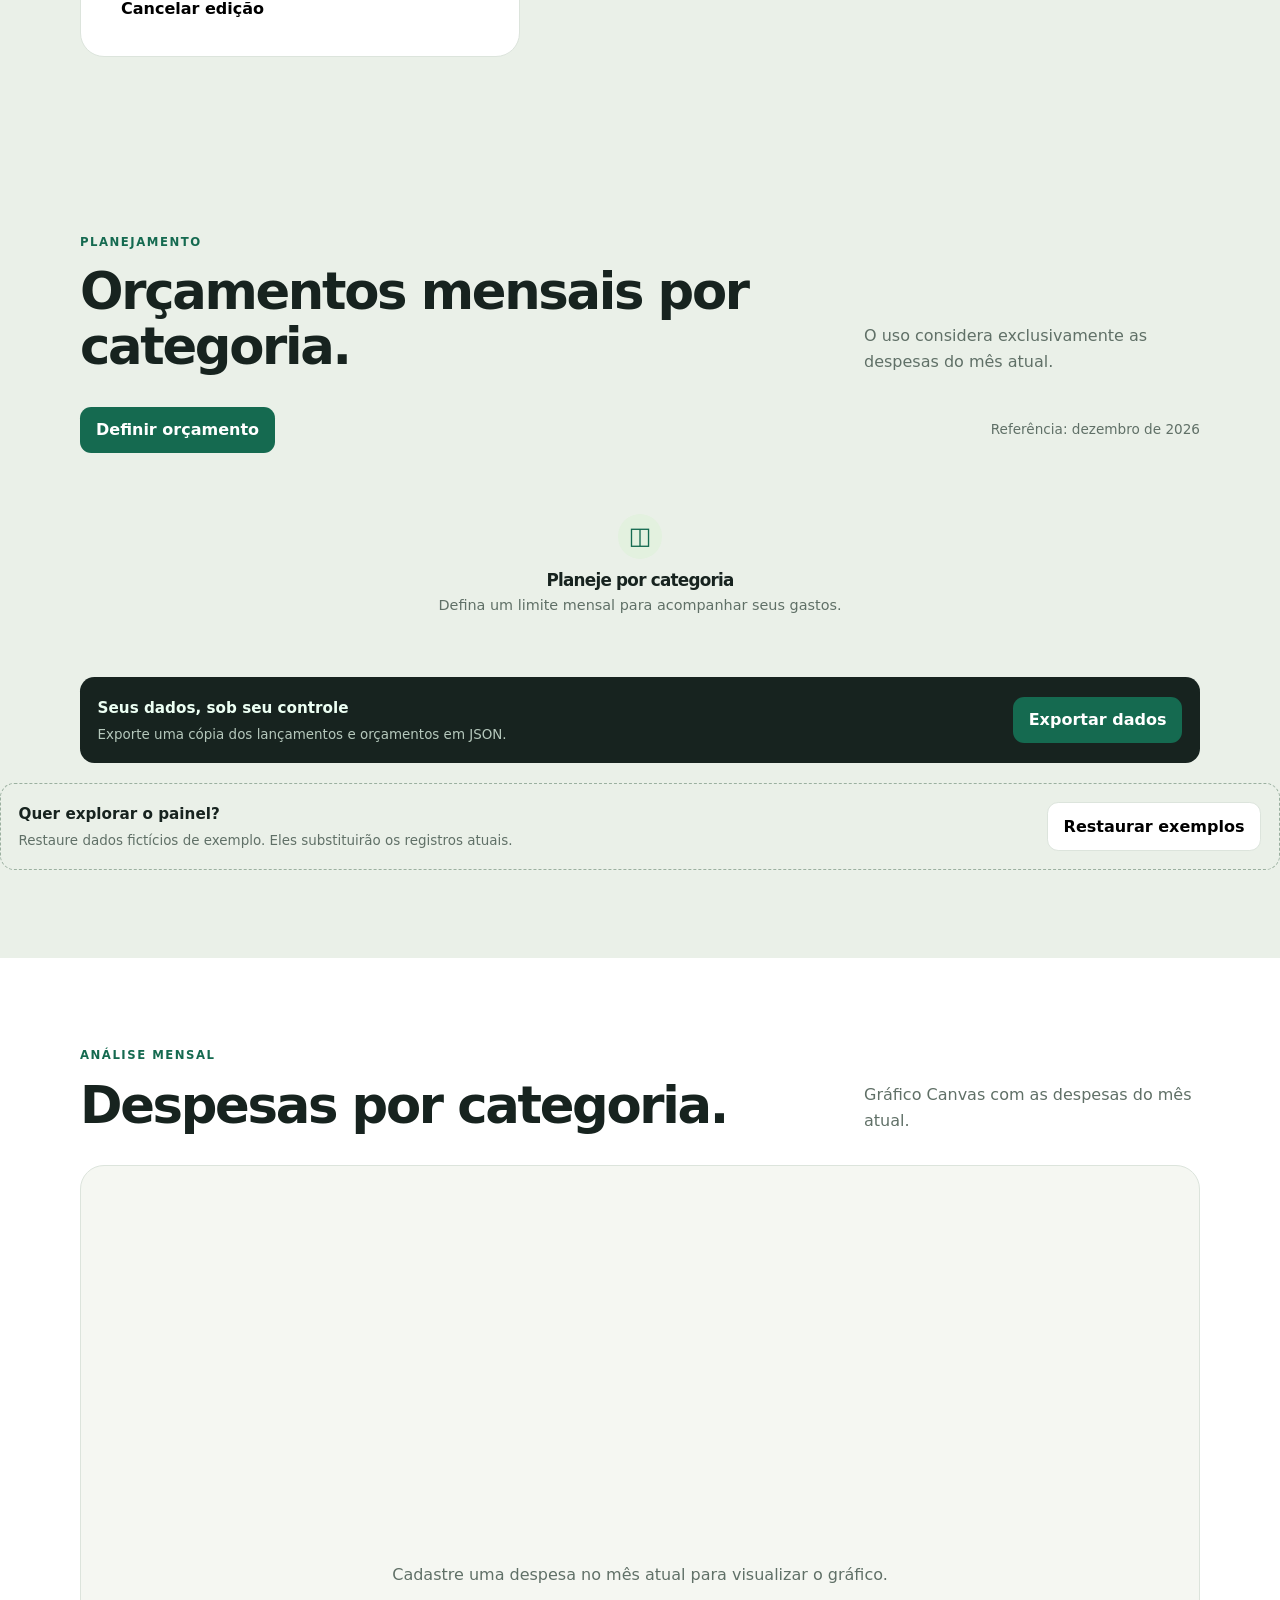
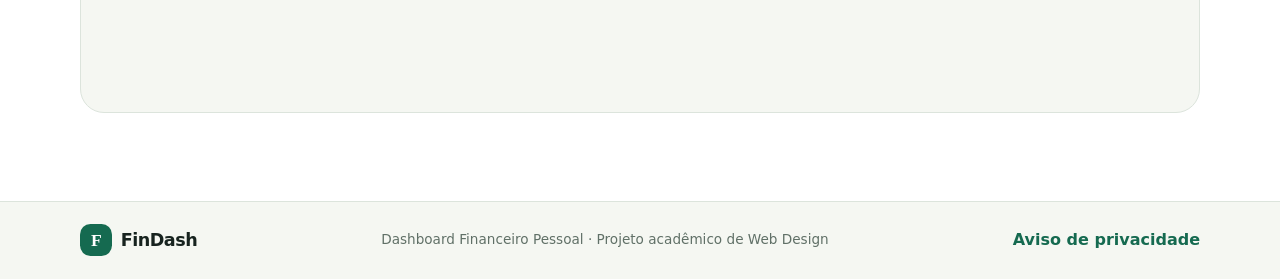
<file: Tarefa - 08/index.html>
<!doctype html>
<html lang="pt-BR">
<head>
  <meta charset="UTF-8">
  <meta name="viewport" content="width=device-width, initial-scale=1.0">
  <meta name="description" content="FinDash, um dashboard financeiro pessoal local e privado.">
  <title>FinDash | Seu dinheiro, com clareza</title>
  <link rel="stylesheet" href="style.css">
  <script src="script.js" defer></script>
</head>
<body>
  <a class="skip-link" href="#inicio">Pular para o conteúdo principal</a>

  <!-- Cabeçalho e navegação da apresentação inicial. -->
  <header class="site-header">
    <div class="container header-content">
      <a class="brand" href="#inicio" aria-label="FinDash, ir ao início">
        <span class="brand-mark" aria-hidden="true">F</span>
        <span>FinDash</span>
      </a>
      <button id="theme-toggle" class="theme-toggle" type="button" aria-pressed="false">
        <span aria-hidden="true">◐</span>
        <span class="sr-only">Alternar tema</span>
      </button>
      <button class="menu-toggle" type="button" aria-expanded="false" aria-controls="main-nav">
        <span class="sr-only">Abrir menu de navegação</span>
        <span aria-hidden="true">☰</span>
      </button>
      <nav id="main-nav" class="main-nav" aria-label="Navegação principal">
        <a href="#inicio">Início</a>
        <a href="#como-funciona">Como funciona</a>
        <a href="#privacidade">Privacidade</a>
        <button id="open-help" class="nav-help" type="button">Ajuda</button>
      </nav>
    </div>
  </header>

  <main id="inicio">
    <!-- Esta área apresenta o propósito do produto antes dos recursos financeiros. -->
    <section class="hero-section">
      <div class="container hero-grid">
        <div class="hero-copy">
          <p class="eyebrow">ORGANIZAÇÃO FINANCEIRA PESSOAL</p>
          <h1>Decisões financeiras começam com uma visão mais clara.</h1>
          <p class="hero-text">O FinDash reúne seus lançamentos em um espaço simples, privado e feito para acompanhar seu dinheiro com tranquilidade.</p>
          <div class="hero-actions">
            <a class="button button-primary" href="#como-funciona">Conhecer o FinDash</a>
            <a class="button button-ghost" href="#privacidade">Sua privacidade</a>
          </div>
        </div>
        <aside class="hero-card" aria-label="Resumo da proposta do FinDash">
          <span class="hero-card-icon" aria-hidden="true">↗</span>
          <p class="hero-card-label">Planejamento em foco</p>
          <p class="hero-card-value">Clareza para o seu próximo passo.</p>
          <div class="mini-bars" aria-hidden="true">
            <span></span><span></span><span></span><span></span><span></span>
          </div>
        </aside>
      </div>
    </section>

    <section id="como-funciona" class="feature-section">
      <div class="container">
        <p class="eyebrow">FEITO PARA O DIA A DIA</p>
        <h2>Uma base tranquila para cuidar do que importa.</h2>
        <div class="feature-grid">
          <article class="feature-card">
            <span aria-hidden="true">◎</span>
            <h3>Visão organizada</h3>
            <p>Centralize informações para enxergar seus hábitos financeiros com mais segurança.</p>
          </article>
          <article class="feature-card">
            <span aria-hidden="true">◈</span>
            <h3>Uso direto</h3>
            <p>Uma interface objetiva, construída para tornar o acompanhamento parte da rotina.</p>
          </article>
          <article class="feature-card">
            <span aria-hidden="true">◉</span>
            <h3>Dados locais</h3>
            <p>Suas informações ficam no seu navegador, sem necessidade de conta ou servidor.</p>
          </article>
        </div>
      </div>
    </section>

    <section id="privacidade" class="privacy-section">
      <div class="container privacy-content">
        <div>
          <p class="eyebrow">PRIVACIDADE EM PRIMEIRO LUGAR</p>
          <h2>Seu planejamento é seu.</h2>
        </div>
        <p>O FinDash funciona inteiramente no navegador. Nesta versão, não há login, banco de dados remoto ou integração bancária. Você controla os dados exibidos na sua tela.</p>
      </div>
    </section>

    <!-- Resumo global: considera todos os lançamentos, independentemente do mês. -->
    <section id="resumo" class="summary-section" aria-labelledby="summary-title">
      <div class="container">
        <div class="section-heading">
          <div>
            <p class="eyebrow">VISÃO GERAL</p>
            <h2 id="summary-title">Seu resumo de todos os lançamentos.</h2>
          </div>
          <p>Os indicadores abaixo representam todo o histórico registrado.</p>
        </div>
        <div class="summary-grid">
          <article class="summary-card income-card"><p>Receitas</p><strong id="total-income">R$ 0,00</strong><span>Entradas acumuladas</span></article>
          <article class="summary-card expense-card"><p>Despesas</p><strong id="total-expenses">R$ 0,00</strong><span>Saídas acumuladas</span></article>
          <article class="summary-card balance-card"><p>Saldo</p><strong id="total-balance">R$ 0,00</strong><span id="balance-label">Aguardando lançamentos</span></article>
          <article class="summary-card count-card"><p>Lançamentos</p><strong id="summary-count">0</strong><span>Registros no total</span></article>
        </div>
        <div class="saving-card"><div><p>Taxa de economia</p><strong id="savings-rate">—</strong></div><div class="saving-progress" role="progressbar" aria-label="Taxa de economia" aria-valuemin="0" aria-valuemax="100" aria-valuenow="0"><span id="savings-progress"></span></div><p id="savings-message">Adicione receitas para acompanhar este indicador.</p></div>
      </div>
    </section>

    <!-- Área de lançamentos: a base de dados financeira da aplicação. -->
    <section id="transacoes" class="transactions-section" aria-labelledby="transactions-title">
      <div class="container">
        <div class="section-heading">
          <div><p class="eyebrow">LANÇAMENTOS</p><h2 id="transactions-title">Registre o que entra e o que sai.</h2></div>
          <p>Os valores são guardados somente neste navegador.</p>
        </div>
        <div id="feedback" class="feedback" role="status" aria-live="polite" hidden></div>
        <div class="transactions-layout">
          <form id="transaction-form" class="transaction-form" novalidate>
            <h3>Novo lançamento</h3>
            <p class="form-intro">Informe os dados para adicionar à sua lista.</p>
            <div class="field-row">
              <label><span>Tipo</span><select id="transaction-type" name="type" required><option value="expense">Despesa</option><option value="income">Receita</option></select></label>
              <label><span>Data</span><input id="transaction-date" name="date" type="date" required></label>
            </div>
            <label><span>Descrição</span><input id="transaction-description" name="description" type="text" maxlength="80" placeholder="Ex.: Mercado semanal" required></label>
            <div class="field-row">
              <label><span>Valor (R$)</span><input id="transaction-amount" name="amount" type="text" inputmode="decimal" autocomplete="off" placeholder="0,00" required></label>
              <label><span>Categoria</span><select id="transaction-category" name="category" required><option value="">Selecione</option><option>Alimentação</option><option>Moradia</option><option>Transporte</option><option>Saúde</option><option>Lazer</option><option>Educação</option><option>Trabalho</option><option>Outros</option></select></label>
            </div>
            <div class="form-actions"><button class="button button-primary" type="submit">Adicionar lançamento</button><button id="cancel-edit" class="button button-ghost" type="button" hidden>Cancelar edição</button></div>
          </form>
          <div class="transactions-panel">
            <div class="panel-title"><div><h3>Últimos lançamentos</h3><p id="transactions-count">0 registros</p></div></div>
            <div class="filters" aria-label="Filtros de lançamentos">
              <label class="search-field"><span class="sr-only">Pesquisar por descrição ou categoria</span><input id="search-transactions" type="search" placeholder="Pesquisar descrição ou categoria"></label>
              <label><span class="sr-only">Filtrar por tipo</span><select id="filter-type"><option value="all">Todos os tipos</option><option value="income">Receitas</option><option value="expense">Despesas</option></select></label>
              <label><span class="sr-only">Filtrar por categoria</span><select id="filter-category"><option value="all">Todas categorias</option><option>Alimentação</option><option>Moradia</option><option>Transporte</option><option>Saúde</option><option>Lazer</option><option>Educação</option><option>Trabalho</option><option>Outros</option></select></label>
              <label><span class="sr-only">Ordenar lançamentos</span><select id="sort-transactions"><option value="newest">Mais recentes</option><option value="oldest">Mais antigos</option></select></label>
            </div>
            <ul id="transactions-list" class="transactions-list" aria-live="polite"></ul>
            <div id="empty-transactions" class="empty-state">
              <span aria-hidden="true">＋</span><h3>Comece pelo primeiro lançamento</h3><p>Suas receitas e despesas aparecerão organizadas aqui.</p>
            </div>
            <p id="no-results" class="no-results" hidden>Nenhum lançamento corresponde aos filtros escolhidos.</p>
          </div>
        </div>
      </div>
    </section>
    <section id="orcamentos" class="budgets-section" aria-labelledby="budget-title">
      <div class="container"><div class="section-heading"><div><p class="eyebrow">PLANEJAMENTO</p><h2 id="budget-title">Orçamentos mensais por categoria.</h2></div><p>O uso considera exclusivamente as despesas do mês atual.</p></div>
        <div class="budget-toolbar"><button id="open-budget-modal" class="button button-primary" type="button">Definir orçamento</button><p id="budget-reference">Mês de referência</p></div><div id="budget-list" class="budget-grid"></div><div id="empty-budgets" class="empty-state budget-empty"><span aria-hidden="true">◫</span><h3>Planeje por categoria</h3><p>Defina um limite mensal para acompanhar seus gastos.</p></div><div class="data-tools"><div><strong>Seus dados, sob seu controle</strong><p>Exporte uma cópia dos lançamentos e orçamentos em JSON.</p></div><button id="export-data" class="button button-primary" type="button">Exportar dados</button></div></div>
      <div class="demo-data"><div><strong>Quer explorar o painel?</strong><p>Restaure dados fictícios de exemplo. Eles substituirão os registros atuais.</p></div><button id="restore-demo" class="button button-ghost" type="button">Restaurar exemplos</button></div>
    </section>
    <section id="grafico" class="chart-section" aria-labelledby="chart-title"><div class="container"><div class="section-heading"><div><p class="eyebrow">ANÁLISE MENSAL</p><h2 id="chart-title">Despesas por categoria.</h2></div><p>Gráfico Canvas com as despesas do mês atual.</p></div><div class="chart-card"><canvas id="expense-chart" role="img" aria-label="Gráfico de barras de despesas por categoria"></canvas><p id="chart-empty" class="empty-chart">Cadastre uma despesa no mês atual para visualizar o gráfico.</p><ul id="chart-legend" class="chart-legend" aria-label="Legenda do gráfico"></ul></div></div></section>
  </main>

  <footer class="site-footer">
    <div class="container footer-content">
      <a class="brand" href="#inicio"><span class="brand-mark" aria-hidden="true">F</span><span>FinDash</span></a>
      <p>Dashboard Financeiro Pessoal · Projeto acadêmico de Web Design</p>
      <a href="#privacidade">Aviso de privacidade</a>
    </div>
  </footer>
  <!-- Modal nativo de confirmação; permanece oculto até a ação de exclusão. -->
  <dialog id="delete-dialog" class="modal-dialog" aria-labelledby="delete-dialog-title">
    <form method="dialog" class="modal-content"><p class="eyebrow">CONFIRMAR EXCLUSÃO</p><h2 id="delete-dialog-title">Excluir lançamento?</h2><p id="delete-dialog-message">Esta ação não poderá ser desfeita.</p><div class="modal-actions"><button id="cancel-delete" class="button button-ghost" value="cancel">Cancelar</button><button id="confirm-delete" class="button button-danger" value="confirm">Excluir lançamento</button></div></form>
  </dialog>
  <dialog id="budget-dialog" class="modal-dialog" aria-labelledby="budget-dialog-title">
    <form id="budget-form" class="modal-content" novalidate><p class="eyebrow">PLANEJAMENTO MENSAL</p><h2 id="budget-dialog-title">Definir orçamento</h2><p>O limite será repetido a cada mês para a categoria escolhida.</p><label class="modal-field"><span>Categoria</span><select id="budget-category" required><option value="">Selecione</option><option>Alimentação</option><option>Moradia</option><option>Transporte</option><option>Saúde</option><option>Lazer</option><option>Educação</option><option>Trabalho</option><option>Outros</option></select></label><label class="modal-field"><span>Limite mensal (R$)</span><input id="budget-limit" type="text" inputmode="decimal" placeholder="0,00" required></label><p id="budget-feedback" class="modal-feedback" role="status"></p><div class="modal-actions"><button id="cancel-budget" class="button button-ghost" type="button">Cancelar</button><button class="button button-primary" type="submit">Salvar orçamento</button></div></form>
  </dialog>
  <dialog id="demo-dialog" class="modal-dialog" aria-labelledby="demo-dialog-title"><form method="dialog" class="modal-content"><p class="eyebrow">DADOS DEMONSTRATIVOS</p><h2 id="demo-dialog-title">Substituir seus dados?</h2><p>Os lançamentos e orçamentos atuais serão substituídos por exemplos fictícios.</p><div class="modal-actions"><button class="button button-ghost" value="cancel">Cancelar</button><button id="confirm-demo" class="button button-danger" value="confirm">Restaurar exemplos</button></div></form></dialog>
  <dialog id="help-dialog" class="help-dialog" aria-labelledby="help-title">
    <div class="help-shell">
      <aside class="help-sidebar">
        <div class="help-brand"><span class="brand-mark" aria-hidden="true">F</span><span>Central de ajuda</span></div>
        <nav class="help-nav" aria-label="Seções da ajuda">
          <a href="#help-start">Começar</a>
          <a href="#help-transactions">Lançamentos</a>
          <a href="#help-summary">Indicadores</a>
          <a href="#help-budgets">Orçamentos</a>
          <a href="#help-chart">Gráfico</a>
          <a href="#help-data">Dados e privacidade</a>
          <a href="#help-faq">Perguntas frequentes</a>
        </nav>
        <p>FinDash usa o armazenamento local deste navegador.</p>
      </aside>
      <div class="help-main">
        <header class="help-header"><div><p class="eyebrow">GUIA FINDASH</p><h2 id="help-title">Organize seu dinheiro com contexto.</h2></div><button id="close-help" class="close-help" type="button" aria-label="Fechar central de ajuda">×</button></header>
        <div class="help-content">
          <section id="help-start" class="help-section">
            <p class="help-kicker">COMEÇAR</p>
            <h3>Um caminho simples para construir clareza.</h3>
            <p>O FinDash foi pensado para registrar acontecimentos financeiros reais e transformá-los em uma visão organizada. Comece por um lançamento pequeno; a consistência vale mais do que tentar reconstruir toda a vida financeira de uma vez.</p>
            <ol class="guide-steps">
              <li><strong>Registre uma entrada.</strong><span>Inclua salário, trabalho pontual, reembolso ou qualquer valor que entrou.</span></li>
              <li><strong>Registre uma saída.</strong><span>Anote a despesa com uma descrição que faça sentido para você.</span></li>
              <li><strong>Leia o resumo.</strong><span>Compare receitas, despesas, saldo e taxa de economia.</span></li>
              <li><strong>Planeje o mês.</strong><span>Defina limites para categorias onde você deseja ter mais atenção.</span></li>
            </ol>
            <div class="help-note"><strong>Dica prática</strong><p>Faça os lançamentos no mesmo dia em que acontecem. Assim, os indicadores e o gráfico representam melhor sua rotina.</p></div>
          </section>
          <section id="help-transactions" class="help-section">
            <p class="help-kicker">LANÇAMENTOS</p>
            <h3>Como cadastrar receitas e despesas.</h3>
            <p>Na área de lançamentos, escolha o tipo, informe uma descrição breve, valor, categoria e data. O formulário confirma se a informação está completa antes de salvar.</p>
            <div class="help-grid">
              <article><h4>Tipo</h4><p>Use <em>Receita</em> para valores que entram e <em>Despesa</em> para valores que saem. Essa escolha influencia todos os cálculos.</p></article>
              <article><h4>Descrição</h4><p>Prefira termos específicos, como “Mercado do bairro” ou “Freelance de setembro”, para facilitar a pesquisa posterior.</p></article>
              <article><h4>Valor</h4><p>Você pode digitar <code>12,50</code>, <code>12.50</code> ou <code>1.234,56</code>. O FinDash armazena o resultado em centavos.</p></article>
              <article><h4>Data</h4><p>A data precisa existir no calendário. Ela define o período dos orçamentos e do gráfico mensal.</p></article>
            </div>
            <h4>Editar ou excluir</h4>
            <p>Em cada item da lista, use o botão com lápis para trazer seus dados ao formulário e salvar uma atualização. O botão de exclusão sempre abre uma confirmação; cancelar mantém o lançamento intacto.</p>
            <h4>Encontrar um lançamento</h4>
            <p>A pesquisa procura tanto na descrição quanto na categoria. Ela ignora maiúsculas, minúsculas e acentos: pesquisar por “alimentacao” encontra “Alimentação”. Combine-a com tipo, categoria e ordenação para chegar ao resultado desejado.</p>
          </section>
          <section id="help-summary" class="help-section">
            <p class="help-kicker">INDICADORES</p>
            <h3>Como interpretar a visão geral.</h3>
            <p>Os quatro cartões de resumo consideram todos os lançamentos cadastrados no navegador, e não apenas o mês corrente. Isso deixa claro o período apresentado.</p>
            <dl class="metric-list">
              <div><dt>Receitas</dt><dd>Soma de todos os lançamentos classificados como receita.</dd></div>
              <div><dt>Despesas</dt><dd>Soma de todos os lançamentos classificados como despesa.</dd></div>
              <div><dt>Saldo</dt><dd>Resultado de receitas menos despesas. Um saldo negativo merece atenção.</dd></div>
              <div><dt>Lançamentos</dt><dd>Quantidade total de registros guardados no FinDash.</dd></div>
              <div><dt>Taxa de economia</dt><dd>Calculada como (receitas − despesas) ÷ receitas × 100. Sem receita, ela não é exibida.</dd></div>
            </dl>
            <div class="help-note"><strong>Leitura responsável</strong><p>Um único indicador não substitui a análise do contexto. Use o histórico, os filtros e seu planejamento pessoal antes de tomar decisões financeiras importantes.</p></div>
          </section>
          <section id="help-budgets" class="help-section">
            <p class="help-kicker">ORÇAMENTOS</p>
            <h3>Planejamento por categoria, todo mês.</h3>
            <p>Um orçamento é um limite mensal recorrente. Ao definir, por exemplo, R$ 900,00 para Alimentação, o FinDash compara esse valor com as despesas daquela categoria no mês de referência atual.</p>
            <div class="callout-list">
              <div><span aria-hidden="true">1</span><p><strong>Defina um limite realista.</strong> Use sua rotina recente como referência e reserve margem para oscilações.</p></div>
              <div><span aria-hidden="true">2</span><p><strong>Acompanhe a barra.</strong> A cor muda quando o consumo se aproxima ou ultrapassa o limite.</p></div>
              <div><span aria-hidden="true">3</span><p><strong>Ajuste quando necessário.</strong> Use o lápis para revisar o limite; use a exclusão para remover uma categoria do planejamento.</p></div>
            </div>
            <p>Despesas de meses diferentes não são misturadas. Ao virar o mês, os limites continuam disponíveis, mas o valor usado passa a considerar apenas as novas despesas daquele período.</p>
          </section>
          <section id="help-chart" class="help-section">
            <p class="help-kicker">GRÁFICO</p>
            <h3>O que o gráfico mostra.</h3>
            <p>O gráfico de barras usa Canvas e agrupa exclusivamente as despesas do mês atual por categoria. Cada cor representa uma categoria e a altura de cada barra mostra seu valor relativo.</p>
            <ul class="check-list">
              <li>Registre uma despesa com data no mês atual para ver uma barra.</li>
              <li>Edite ou exclua uma despesa para redesenhar automaticamente o gráfico.</li>
              <li>Redimensione a tela: o desenho é recalculado para se ajustar ao espaço disponível.</li>
              <li>Use a legenda abaixo do gráfico para identificar as categorias.</li>
            </ul>
            <p>Se não houver despesas no mês atual, o FinDash exibe uma mensagem em vez de um gráfico vazio.</p>
          </section>
          <section id="help-data" class="help-section">
            <p class="help-kicker">DADOS E PRIVACIDADE</p>
            <h3>Onde ficam suas informações.</h3>
            <p>O FinDash não possui conta, login, servidor ou integração bancária. Lançamentos, orçamentos e preferência de tema ficam no <em>localStorage</em> do navegador que você está usando.</p>
            <div class="privacy-guide">
              <article><h4>O que é salvo</h4><p>Descrição, tipo, categoria, data e valor em centavos de cada lançamento; categoria e limite em centavos de cada orçamento; preferência de tema.</p></article>
              <article><h4>O que não é enviado</h4><p>O site não transmite dados financeiros para um servidor, não usa banco remoto e não acessa sua conta bancária.</p></article>
              <article><h4>Exportação</h4><p>O botão Exportar dados cria um arquivo JSON local com metadados, transações e orçamentos. A exportação não envia nada.</p></article>
              <article><h4>Cuidados</h4><p>Limpar dados do navegador pode apagar o armazenamento local. Exporte uma cópia se quiser preservar informações importantes.</p></article>
            </div>
            <h4>Dados demonstrativos</h4>
            <p>O botão Restaurar exemplos carrega lançamentos e orçamentos fictícios para exploração da interface. Ele pede confirmação porque substitui os registros atuais.</p>
          </section>
          <section id="help-faq" class="help-section">
            <p class="help-kicker">PERGUNTAS FREQUENTES</p>
            <h3>Dúvidas rápidas.</h3>
            <div class="faq-list">
              <details><summary>O FinDash funciona sem internet?</summary><p>Sim. Como a aplicação usa recursos nativos do navegador e armazenamento local, os dados já salvos continuam acessíveis sem conexão.</p></details>
              <details><summary>Posso cadastrar valores negativos?</summary><p>Não. O tipo do lançamento informa se é receita ou despesa; o campo de valor aceita apenas números positivos.</p></details>
              <details><summary>Por que meu orçamento está zerado?</summary><p>O uso do orçamento só conta despesas da mesma categoria cujo mês e ano sejam iguais aos do mês atual.</p></details>
              <details><summary>Por que a taxa de economia mostra um traço?</summary><p>Ela depende de receitas registradas. Sem uma receita, não existe base para calcular a proporção.</p></details>
              <details><summary>Posso importar um arquivo JSON?</summary><p>Não nesta versão. O FinDash oferece somente exportação para manter o fluxo simples e local.</p></details>
              <details><summary>O tema permanece depois de fechar a página?</summary><p>Sim. Sua escolha entre tema claro e escuro fica salva neste navegador.</p></details>
              <details><summary>Como apagar todos os meus dados?</summary><p>Esta interface não tem uma limpeza global. Você pode excluir lançamentos e orçamentos individualmente ou limpar os dados do site nas configurações do navegador.</p></details>
            </div>
          </section>
          <section id="help-routine" class="help-section">
            <p class="help-kicker">ROTINA FINANCEIRA</p>
            <h3>Transforme registros em uma rotina útil.</h3>
            <p>Uma ferramenta só ajuda quando se torna compreensível no dia a dia. Use estas sugestões como um ponto de partida e adapte a frequência às suas necessidades.</p>
            <div class="routine-grid">
              <article>
                <span>Diariamente</span>
                <h4>Registre o essencial</h4>
                <p>Anote gastos e entradas relevantes logo após acontecerem. O registro imediato reduz esquecimento e melhora a qualidade do histórico.</p>
              </article>
              <article>
                <span>Semanalmente</span>
                <h4>Revise categorias</h4>
                <p>Use os filtros para observar quais categorias concentram despesas e verificar se as descrições estão claras.</p>
              </article>
              <article>
                <span>Mensalmente</span>
                <h4>Reveja limites</h4>
                <p>Compare os orçamentos com as despesas do mês. Atualize os limites se sua realidade mudou de forma consistente.</p>
              </article>
            </div>
            <h4>Antes de encerrar um mês</h4>
            <ul class="check-list">
              <li>Confira se receitas e despesas importantes foram registradas.</li>
              <li>Observe se alguma categoria ultrapassou o orçamento.</li>
              <li>Leia a taxa de economia junto com seu contexto pessoal.</li>
              <li>Exporte um JSON se quiser guardar uma cópia do período.</li>
            </ul>
          </section>
          <section id="help-accessibility" class="help-section">
            <p class="help-kicker">ACESSIBILIDADE</p>
            <h3>Recursos para uma navegação mais confortável.</h3>
            <p>O FinDash busca usar elementos HTML semânticos e controles reconhecíveis para tornar o fluxo mais previsível em diferentes dispositivos.</p>
            <div class="accessibility-list">
              <article>
                <h4>Teclado</h4>
                <p>Botões, campos, links, filtros, modais e perguntas frequentes podem ser alcançados com a tecla Tab. O foco visível indica o controle ativo.</p>
              </article>
              <article>
                <h4>Leitores de tela</h4>
                <p>Rótulos de formulário, regiões de status, descrições de gráfico e nomes acessíveis de ações ajudam a interpretar a interface.</p>
              </article>
              <article>
                <h4>Movimento reduzido</h4>
                <p>O CSS respeita a preferência do sistema para reduzir animações de rolagem e transições quando ela está ativada.</p>
              </article>
              <article>
                <h4>Telas pequenas</h4>
                <p>As grades se reorganizam em uma coluna e a central de ajuda ocupa a tela para manter o conteúdo legível em celulares.</p>
              </article>
            </div>
            <div class="help-note">
              <strong>Atalho útil</strong>
              <p>Ao abrir a central de ajuda, o botão de fechar recebe o foco. Ao fechar, o foco retorna ao botão que abriu a central.</p>
            </div>
          </section>
          <section id="help-limits" class="help-section">
            <p class="help-kicker">ESCOPO DESTA VERSÃO</p>
            <h3>O que o FinDash faz e o que não faz.</h3>
            <p>O objetivo acadêmico desta aplicação é demonstrar um painel financeiro pessoal utilizando HTML, CSS e JavaScript puro. Algumas escolhas mantêm a experiência local e transparente.</p>
            <div class="scope-table" role="table" aria-label="Escopo da aplicação">
              <div role="row" class="scope-heading">
                <span role="columnheader">Disponível</span>
                <span role="columnheader">Não incluído nesta versão</span>
              </div>
              <div role="row">
                <span role="cell">Lançamentos de receitas e despesas</span>
                <span role="cell">Sincronização entre dispositivos</span>
              </div>
              <div role="row">
                <span role="cell">Orçamentos mensais por categoria</span>
                <span role="cell">Importação de arquivos</span>
              </div>
              <div role="row">
                <span role="cell">Exportação local em JSON</span>
                <span role="cell">Banco de dados remoto</span>
              </div>
              <div role="row">
                <span role="cell">Tema claro e escuro persistente</span>
                <span role="cell">Autenticação ou perfis</span>
              </div>
              <div role="row">
                <span role="cell">Gráfico Canvas mensal</span>
                <span role="cell">Integração bancária</span>
              </div>
            </div>
            <p>Por não haver integração bancária ou envio de dados, todo lançamento precisa ser cadastrado manualmente. Essa característica também ajuda a preservar a privacidade no contexto atual.</p>
          </section>
          <section id="help-troubleshooting" class="help-section">
            <p class="help-kicker">SOLUÇÃO DE DÚVIDAS</p>
            <h3>Quando algo não parecer certo.</h3>
            <div class="troubleshooting">
              <article>
                <h4>“O valor não foi aceito”</h4>
                <p>Use somente números positivos e um separador decimal. Exemplos válidos: 25, 25,50, 25.50 e 1.234,56.</p>
              </article>
              <article>
                <h4>“A data não salva”</h4>
                <p>Escolha uma data existente no campo de calendário. Datas como 31 de fevereiro são rejeitadas pela validação.</p>
              </article>
              <article>
                <h4>“Não encontro um lançamento”</h4>
                <p>Remova os filtros, limpe a pesquisa e escolha “Todos os tipos” e “Todas categorias” antes de buscar novamente.</p>
              </article>
              <article>
                <h4>“O gráfico não aparece”</h4>
                <p>Confirme se existe ao menos uma despesa datada no mês atual. Receitas e despesas de meses anteriores não entram nele.</p>
              </article>
              <article>
                <h4>“Meus dados sumiram”</h4>
                <p>O armazenamento local pode ser apagado pelas configurações do navegador, por modo privado ou por limpeza de dados. Use a exportação como cópia preventiva.</p>
              </article>
              <article>
                <h4>“O tema voltou ao anterior”</h4>
                <p>Verifique se o navegador está permitindo dados locais para esta página. Sem armazenamento, a preferência não pode ser mantida.</p>
              </article>
            </div>
          </section>
          <section id="help-glossary" class="help-section">
            <p class="help-kicker">GLOSSÁRIO</p>
            <h3>Termos usados no painel.</h3>
            <p>Esta referência curta ajuda a manter a leitura dos recursos consistente.</p>
            <dl class="glossary-list">
              <div>
                <dt>Receita</dt>
                <dd>Valor que entra no seu fluxo financeiro, como salário, venda, reembolso ou trabalho pontual.</dd>
              </div>
              <div>
                <dt>Despesa</dt>
                <dd>Valor que sai do seu fluxo financeiro, como mercado, transporte, mensalidade ou lazer.</dd>
              </div>
              <div>
                <dt>Categoria</dt>
                <dd>Grupo usado para organizar lançamentos semelhantes e permitir filtros, orçamento e gráfico.</dd>
              </div>
              <div>
                <dt>Saldo</dt>
                <dd>Diferença entre todas as receitas e todas as despesas que foram cadastradas.</dd>
              </div>
              <div>
                <dt>Orçamento</dt>
                <dd>Limite mensal recorrente para uma categoria específica; não é um lançamento financeiro.</dd>
              </div>
              <div>
                <dt>Mês de referência</dt>
                <dd>Mês atual do dispositivo, usado no cálculo de gastos de orçamento e no gráfico de despesas.</dd>
              </div>
              <div>
                <dt>Taxa de economia</dt>
                <dd>Percentual de receita restante após subtrair as despesas, podendo ser negativo.</dd>
              </div>
              <div>
                <dt>Centavos</dt>
                <dd>Unidade inteira usada internamente para guardar valores monetários sem imprecisão de ponto flutuante.</dd>
              </div>
              <div>
                <dt>Armazenamento local</dt>
                <dd>Espaço do navegador que guarda dados nesta máquina, sem transmissão a um banco de dados remoto.</dd>
              </div>
              <div>
                <dt>JSON</dt>
                <dd>Formato de texto estruturado usado pelo arquivo de exportação para organizar dados e metadados.</dd>
              </div>
            </dl>
            <p>Se algum termo financeiro for novo para você, encare-o como uma forma de observar padrões, não como uma regra rígida. O planejamento mais útil é o que se adapta à sua realidade.</p>
          </section>
          <section id="help-principles" class="help-section">
            <p class="help-kicker">BOAS PRÁTICAS</p>
            <h3>Pequenos hábitos que ajudam na organização.</h3>
            <p>O FinDash oferece dados; as escolhas continuam sendo suas. Estes princípios orientam um uso equilibrado da aplicação.</p>
            <div class="principles-list">
              <article>
                <h4>Registre sem julgamento</h4>
                <p>Um histórico confiável inclui gastos confortáveis e gastos difíceis. Registrar é observar, não punir.</p>
              </article>
              <article>
                <h4>Compare períodos equivalentes</h4>
                <p>Ao analisar um orçamento, compare despesas do mesmo mês de referência e considere compromissos sazonais.</p>
              </article>
              <article>
                <h4>Use categorias coerentes</h4>
                <p>Manter categorias semelhantes para gastos semelhantes melhora o valor do gráfico e dos filtros.</p>
              </article>
              <article>
                <h4>Revise antes de concluir</h4>
                <p>Uma edição simples pode corrigir tipo, valor ou data sem afetar os demais registros.</p>
              </article>
            </div>
            <div class="help-note">
              <strong>Importante</strong>
              <p>O FinDash é uma ferramenta educacional de acompanhamento pessoal e não oferece aconselhamento financeiro, bancário, tributário ou de investimento.</p>
            </div>
          </section>
          <footer class="help-footer"><p>FinDash · Guia local de utilização</p><button id="help-top" class="text-button" type="button">Voltar ao topo</button></footer>
          <section class="help-section help-closing" aria-label="Encerramento do guia">
            <p class="help-kicker">PRÓXIMO PASSO</p>
            <h3>Volte ao painel quando estiver pronto.</h3>
            <p>Você pode começar com um único lançamento ou explorar os exemplos fictícios. A qualquer momento, volte a esta central para consultar o funcionamento da ferramenta.</p>
            <p>
              Os registros permanecem sob seu controle neste navegador. Se desejar manter uma cópia, use a exportação antes de limpar dados do site ou trocar de dispositivo.
            </p>
            <p>
              Uma visão financeira melhora gradualmente: mantenha descrições claras, escolha categorias consistentes e atualize o planejamento ao longo do mês.
            </p>
            <p>
              Obrigado por utilizar o FinDash e por reservar um momento para cuidar da sua organização financeira.
            </p>
            <p>
              Continue quando fizer sentido para você.
              Seus dados continuam disponíveis neste navegador.
            </p>
            <ul class="check-list">
              <li>Cadastre um lançamento real ou demonstrativo.</li>
              <li>Confira como ele atualiza o resumo geral.</li>
              <li>Experimente filtrar e editar o registro.</li>
              <li>Crie um orçamento para uma categoria importante.</li>
            </ul>
          </section>
        </div>
      </div>
    </div>
  </dialog>
  <button id="back-to-top" class="back-to-top" type="button" aria-label="Voltar ao topo">↑</button>
</body>
</html>
</file>
<file: Tarefa - 02/style.css>
/* Configurações gerais */

* {
    margin: 0;
    padding: 0;
    box-sizing: border-box;
}

html {
    scroll-behavior: smooth;
}

body {
    font-family: Arial, Helvetica, sans-serif;
    background-color: #f5f7fa;
    color: #222;
}


/* Navbar */

header {
    background-color: white;
    padding: 20px 8%;
    box-shadow: 0 2px 8px rgba(0, 0, 0, 0.08);
}

.navbar {
    display: flex;
    justify-content: space-between;
    align-items: center;
}

.logo {
    color: #4f46e5;
}

.nav-links {
    display: flex;
    gap: 30px;
    list-style: none;
}

.nav-links a {
    text-decoration: none;
    color: #333;
    font-weight: bold;
}

.nav-links a:hover {
    color: #4f46e5;
}


/* Hero */

.hero {
    min-height: 80vh;

    display: flex;
    justify-content: space-between;
    align-items: center;

    padding: 60px 8%;
    gap: 60px;
}

.hero-text {
    max-width: 550px;
}

.hero-text h2 {
    font-size: 48px;
    margin-bottom: 20px;
}

.hero-text p {
    font-size: 18px;
    line-height: 1.6;
    margin-bottom: 30px;
    color: #555;
}

.hero-text button {
    padding: 15px 30px;

    border: none;
    border-radius: 8px;

    background-color: #4f46e5;
    color: white;

    font-size: 16px;
    font-weight: bold;

    cursor: pointer;

    transition: 0.3s;
}

.hero-text button:hover {
    background-color: #3730a3;
    transform: translateY(-2px);
}


/* Card do Hero */

.hero-image {
    display: flex;
    justify-content: center;
    align-items: center;
}

.study-card {
    width: 320px;

    background-color: white;

    padding: 35px;

    border-radius: 15px;

    box-shadow: 0 10px 30px rgba(0, 0, 0, 0.12);
}

.study-card h3 {
    margin-bottom: 25px;
    color: #4f46e5;
}

.study-card p {
    margin: 15px 0;
}


/* Recursos */

.features {
    background-color: white;

    padding: 80px 8%;

    text-align: center;
}

.features h2 {
    font-size: 32px;
    margin-bottom: 50px;
}

.cards {
    display: flex;
    justify-content: center;
    gap: 30px;
}

.card {
    width: 300px;

    padding: 30px;

    background-color: #f5f7fa;

    border-radius: 12px;

    transition: 0.3s;
}

.card:hover {
    transform: translateY(-8px);

    box-shadow: 0 8px 20px rgba(0, 0, 0, 0.1);
}

.card h3 {
    margin-bottom: 15px;
    color: #4f46e5;
}

.card p {
    line-height: 1.6;
    color: #555;
}


/* Sobre */

.about {
    padding: 100px 8%;

    text-align: center;
}

.about h2 {
    font-size: 34px;
    margin-bottom: 20px;
}

.about p {
    max-width: 700px;

    margin: auto;

    font-size: 18px;
    line-height: 1.7;

    color: #555;
}


/* Rodapé */

footer {
    background-color: #222;
    color: white;

    text-align: center;

    padding: 25px;
}


/* Responsividade */

@media (max-width: 768px) {

    .nav-links {
        display: none;
    }

    .hero {
        flex-direction: column;

        text-align: center;

        padding-top: 80px;
    }

    .hero-text h2 {
        font-size: 36px;
    }

    .cards {
        flex-direction: column;
        align-items: center;
    }

    .study-card {
        width: 100%;
        max-width: 320px;
    }
}
</file>
<file: Tarefa - 07/style.css>
/* Variáveis centralizam a paleta aplicada em toda a interface. */
:root {
  --ink: #eaf1ff;
  --muted: #a8b5cf;
  --navy: #091323;
  --surface: #10213b;
  --accent: #68e1c5;
  --line: #29415f;
  --white: #ffffff;
}

/* Reset garante que dimensões incluam borda e preenchimento. */
* {
  box-sizing: border-box;
}

/* Rolagem suave melhora a navegação entre as âncoras da página. */
html {
  scroll-behavior: smooth;
}

/* Base tipográfica e contraste geral do documento. */
body {
  margin: 0;
  background: var(--navy);
  color: var(--ink);
  font-family: Arial, Helvetica, sans-serif;
  line-height: 1.6;
}

/* Contêiner limita a largura de leitura e mantém margens laterais fluidas. */
.container {
  width: min(1120px, calc(100% - 40px));
  margin: 0 auto;
}

/* Cabeçalho e menu principal. */
.site-header {
  background: rgba(9, 19, 35, 0.96);
  border-bottom: 1px solid var(--line);
}

.header-content {
  min-height: 76px;
  display: flex;
  flex-direction: row;
  flex-wrap: nowrap;
  justify-content: space-between;
  align-items: center;
  align-content: center;
  gap: 24px;
}

.brand {
  color: var(--white);
  font-size: 1.25rem;
  font-weight: 800;
  letter-spacing: -0.04em;
  text-decoration: none;
  flex: 0 1 auto;
}

.brand span,
.brand small {
  color: var(--accent);
}

.brand small {
  display: block;
  font-size: 0.65rem;
  letter-spacing: 0.12em;
  text-transform: uppercase;
}

.site-nav {
  display: flex;
  flex-direction: row;
  flex-wrap: wrap;
  align-items: center;
  justify-content: flex-end;
  gap: 20px;
  row-gap: 8px;
  column-gap: 20px;
  flex: 0 1 auto;
}

.site-nav a {
  color: var(--muted);
  font-size: 0.9rem;
  font-weight: 700;
  text-decoration: none;
}

.site-nav a:hover,
.site-nav a:focus-visible {
  color: var(--accent);
}

/* Hero apresenta o objetivo do guia com destaque visual. */
.hero-section {
  padding: 104px 0 88px;
  background: radial-gradient(circle at 82% 20%, #1c4870 0, transparent 32%), var(--navy);
}

.hero-layout {
  display: flex;
  flex-direction: row;
  flex-wrap: wrap;
  align-items: center;
  align-content: center;
  justify-content: space-between;
  gap: 56px;
  column-gap: 56px;
  row-gap: 32px;
}

.hero-copy {
  max-width: 720px;
  flex: 1 1 580px;
  align-self: center;
}

.eyebrow {
  margin: 0 0 12px;
  color: var(--accent);
  font-size: 0.8rem;
  font-weight: 800;
  letter-spacing: 0.13em;
  text-transform: uppercase;
}

h1 {
  margin: 0;
  color: var(--white);
  font-size: clamp(2.6rem, 6vw, 5rem);
  line-height: 1.05;
}

.hero-copy > p:not(.eyebrow) {
  max-width: 620px;
  margin: 24px 0 32px;
  color: var(--muted);
  font-size: 1.1rem;
}

.button {
  display: inline-block;
  padding: 13px 20px;
  border: 1px solid var(--accent);
  background: var(--accent);
  color: #05251f;
  font-weight: 800;
  text-decoration: none;
}

.button:hover,
.button:focus-visible {
  background: transparent;
  color: var(--accent);
}

.hero-panel {
  width: 210px;
  padding: 22px;
  border: 1px solid var(--line);
  background: rgba(16, 33, 59, 0.7);
  flex: 0 1 210px;
  align-self: center;
  order: 2;
}

.panel-number {
  display: block;
  color: var(--accent);
  font-size: 4rem;
  font-weight: 800;
  line-height: 1;
}

.hero-panel p {
  margin: 12px 0 0;
  color: var(--muted);
}

/* Catálogo e cartões demonstram o Box Model e o layout flexível. */
.catalog-section {
  padding: 88px 0;
  background: #0d1b30;
}

h2 {
  margin: 0;
  color: var(--white);
  font-size: clamp(2rem, 4vw, 3rem);
  line-height: 1.12;
}

.section-intro {
  max-width: 720px;
  margin: 18px 0 40px;
  color: var(--muted);
}

/* A grade flexível distribui cartões por espaço disponível. */
.hardware-grid {
  display: flex;
  flex-direction: row;
  flex-wrap: wrap;
  justify-content: flex-start;
  align-items: stretch;
  align-content: flex-start;
  gap: 24px;
  row-gap: 24px;
  column-gap: 24px;
}

/* Cada cartão tem dimensões, margem, preenchimento e borda explícitos. */
.hardware-card {
  width: 100%;
  min-height: 462px;
  margin: 0;
  padding: 0;
  border: 1px solid var(--line);
  overflow: hidden;
  background: var(--surface);
  flex: 1 1 300px;
  flex-grow: 1;
  flex-shrink: 1;
  flex-basis: 300px;
}

.hardware-card img {
  display: block;
  width: 100%;
  height: 180px;
  object-fit: cover;
}

.card-content {
  min-height: 282px;
  margin: 0;
  padding: 20px;
  border-top: 4px solid transparent;
  display: flex;
  flex-direction: column;
  align-items: stretch;
  justify-content: flex-start;
}

.hardware-card:nth-child(2n) .card-content {
  border-top-color: #3c7792;
}

.hardware-card:nth-child(2n + 1) .card-content {
  border-top-color: var(--accent);
}

.card-category {
  margin: 0 0 8px;
  color: var(--accent);
  font-size: 0.73rem;
  font-weight: 800;
  letter-spacing: 0.1em;
  text-transform: uppercase;
}

.hardware-card h3 {
  margin: 0;
  color: var(--white);
  font-size: 1.25rem;
}

.hardware-card p:not(.card-category) {
  margin: 12px 0 16px;
  color: var(--muted);
}

.hardware-card dl {
  margin: 0;
  display: flex;
  flex-direction: column;
  gap: 0;
  margin-top: auto;
}

.hardware-card dl div {
  display: flex;
  flex-direction: row;
  flex-wrap: nowrap;
  justify-content: space-between;
  align-items: baseline;
  min-height: 38px;
  margin: 0;
  padding: 8px 0;
  border: 0;
  gap: 10px;
  border-top: 1px solid var(--line);
}

.hardware-card dt {
  color: var(--ink);
  font-weight: 700;
}

.hardware-card dd {
  margin: 0;
  color: var(--muted);
  flex: 1 1 auto;
}

/* Ajustes intermediários preservam a leitura em tablets. */
@media (max-width: 900px) {
  .hero-section {
    padding: 80px 0 68px;
  }

  .hero-layout {
    gap: 36px;
  }

  .hardware-card {
    flex-basis: 310px;
  }
}

/* Ajustes para celulares empilham os conteúdos e reduzem espaços. */
@media (max-width: 640px) {
  .container {
    width: min(100% - 32px, 1120px);
  }

  .header-content {
    min-height: 0;
    padding: 18px 0;
    flex-direction: column;
    align-items: flex-start;
  }

  .site-nav {
    width: 100%;
    justify-content: flex-start;
    column-gap: 16px;
  }

  .hero-section {
    padding: 64px 0 56px;
  }

  .hero-layout {
    gap: 28px;
  }

  .hero-copy {
    flex-basis: 100%;
  }

  .hero-panel {
    width: 100%;
    flex-basis: 100%;
  }

  .catalog-section {
    padding: 64px 0;
  }

  .section-intro {
    margin-bottom: 28px;
  }

  .hardware-grid {
    gap: 18px;
  }

  .hardware-card {
    flex-basis: 100%;
    min-height: 0;
  }

  .hardware-card img {
    height: 200px;
  }

  .card-content {
    min-height: 0;
  }
}

@media (max-width: 380px) {
  .site-nav {
    font-size: 0.84rem;
    column-gap: 12px;
  }

  .hardware-card dl div {
    flex-direction: column;
    align-items: flex-start;
    gap: 2px;
  }
}

/* Guia de montagem organiza passos e alertas de segurança. */
.guide-section {
  padding: 88px 0;
  background: #132845;
}

.guide-heading {
  display: flex;
  flex-wrap: wrap;
  align-items: end;
  justify-content: space-between;
  gap: 28px;
  margin-bottom: 44px;
}

.guide-heading > div {
  flex: 1 1 500px;
}

.guide-heading > p {
  flex: 1 1 300px;
  max-width: 430px;
  margin: 0;
  color: var(--muted);
}

.assembly-steps {
  display: flex;
  flex-direction: column;
  gap: 18px;
  margin: 0;
  padding: 0;
  list-style: none;
}

.assembly-step {
  display: flex;
  align-items: flex-start;
  gap: 24px;
  padding: 26px;
  border: 1px solid var(--line);
  background: var(--surface);
}

.step-number {
  display: grid;
  width: 52px;
  height: 52px;
  flex: 0 0 52px;
  place-items: center;
  border: 1px solid var(--accent);
  color: var(--accent);
  font-weight: 800;
}

.assembly-step h3,
.guide-warning h3 {
  margin: 0;
  color: var(--white);
  font-size: 1.3rem;
}

.assembly-step p {
  margin: 8px 0 12px;
  color: var(--muted);
}

.assembly-step ul {
  margin: 0;
  padding-left: 20px;
  color: var(--ink);
}

.assembly-step li + li {
  margin-top: 4px;
}

.guide-warning {
  margin-top: 32px;
  padding: 22px 26px;
  border-left: 4px solid var(--accent);
  background: #0d1b30;
}

.guide-warning p {
  margin: 8px 0 0;
  color: var(--muted);
}

@media (max-width: 640px) {
  .guide-section {
    padding: 64px 0;
  }

  .guide-heading {
    margin-bottom: 30px;
  }

  .assembly-step {
    gap: 18px;
    padding: 20px;
  }
}

@media (max-width: 380px) {
  .assembly-step {
    flex-direction: column;
  }
}

/* FAQ, apresentação do projeto e rodapé concluem a experiência. */
.faq-section {
  padding: 88px 0;
  background: #0d1b30;
}

.faq-layout {
  display: flex;
  flex-wrap: wrap;
  align-items: flex-start;
  gap: 56px;
}

.faq-intro {
  flex: 1 1 360px;
}

.faq-intro > p:not(.eyebrow) {
  margin: 18px 0 28px;
  color: var(--muted);
}

.button-outline {
  background: transparent;
  color: var(--accent);
}

.button-outline:hover,
.button-outline:focus-visible {
  background: var(--accent);
  color: #05251f;
}

.faq-list {
  display: flex;
  flex: 1 1 500px;
  flex-direction: column;
  gap: 12px;
}

.faq-item {
  border: 1px solid var(--line);
  background: var(--surface);
}

.faq-item summary {
  padding: 19px 22px;
  color: var(--white);
  font-weight: 800;
  cursor: pointer;
}

.faq-item p {
  margin: 0;
  padding: 0 22px 20px;
  color: var(--muted);
}

.about-section {
  padding: 72px 0;
  background: #1a3a55;
}

.about-layout {
  display: flex;
  flex-wrap: wrap;
  align-items: end;
  justify-content: space-between;
  gap: 32px;
}

.about-layout > div,
.about-layout > p {
  flex: 1 1 380px;
}

.about-layout > p {
  max-width: 530px;
  margin: 0;
  color: var(--ink);
}

.site-footer {
  padding: 30px 0;
  border-top: 1px solid var(--line);
  background: #07101d;
}

.footer-layout {
  display: flex;
  flex-wrap: wrap;
  align-items: center;
  justify-content: space-between;
  gap: 20px;
}

.footer-layout p,
.footer-layout > a:last-child {
  margin: 0;
  color: var(--muted);
  font-size: 0.9rem;
}

.footer-layout > a:last-child {
  color: var(--accent);
  font-weight: 700;
  text-decoration: none;
}

@media (max-width: 640px) {
  .faq-section,
  .about-section {
    padding: 64px 0;
  }

  .faq-layout {
    gap: 34px;
  }

  .about-layout {
    align-items: flex-start;
  }
}
</file>
<file: Tarefa - 08/style.css>
/* Base visual da versão inicial do FinDash. */
:root {
  --ink: #17231f;
  --muted: #607067;
  --surface: #ffffff;
  --canvas: #f5f7f2;
  --line: #dce4dc;
  --primary: #156a50;
  --primary-dark: #0d4d39;
  --accent: #dff3a4;
  --radius-lg: 1.5rem;
  --radius-md: .9rem;
  --shadow: 0 18px 50px rgba(23, 35, 31, .08);
  --container: 1120px;
}

/* Variáveis específicas do modo escuro, ativadas pelo atributo da raiz. */
[data-theme="dark"] {
  --ink: #e5f0e7;
  --muted: #afc0b3;
  --surface: #18231e;
  --canvas: #101814;
  --line: #33453a;
  --primary: #66bb92;
  --primary-dark: #91d8ad;
  --accent: #dff3a4;
  --shadow: 0 18px 50px rgba(0, 0, 0, .28);
}

[data-theme="dark"] .transactions-section,
[data-theme="dark"] .budgets-section {
  background: #152019;
}

[data-theme="dark"] .transaction-form input,
[data-theme="dark"] .transaction-form select,
[data-theme="dark"] .filters input,
[data-theme="dark"] .filters select,
[data-theme="dark"] .modal-field input,
[data-theme="dark"] .modal-field select,
[data-theme="dark"] .icon-button {
  color: var(--ink);
  background: #202e26;
  border-color: var(--line);
}

[data-theme="dark"] .summary-card,
[data-theme="dark"] .chart-card {
  background: #16221b;
}

[data-theme="dark"] .button-ghost {
  background: #202e26;
}

* { box-sizing: border-box; }
html { scroll-behavior: smooth; }
body { margin: 0; background: var(--canvas); color: var(--ink); font-family: Inter, ui-sans-serif, system-ui, -apple-system, BlinkMacSystemFont, "Segoe UI", sans-serif; line-height: 1.6; }
a { color: inherit; text-decoration: none; }
button { font: inherit; }
.container { width: min(calc(100% - 2.5rem), var(--container)); margin-inline: auto; }
.sr-only { position: absolute; width: 1px; height: 1px; padding: 0; margin: -1px; overflow: hidden; clip: rect(0, 0, 0, 0); white-space: nowrap; border: 0; }
.skip-link { position: fixed; z-index: 10; left: 1rem; top: -5rem; background: var(--ink); color: #fff; padding: .7rem 1rem; border-radius: .5rem; }
.skip-link:focus { top: 1rem; }

.site-header { background: rgba(245, 247, 242, .9); border-bottom: 1px solid transparent; position: sticky; top: 0; z-index: 5; backdrop-filter: blur(12px); }
.header-content, .footer-content { min-height: 4.8rem; display: flex; align-items: center; justify-content: space-between; gap: 1rem; }
.brand { display: inline-flex; align-items: center; gap: .55rem; color: var(--ink); font-size: 1.1rem; font-weight: 800; letter-spacing: -.03em; }
.brand-mark { display: grid; place-items: center; width: 2rem; height: 2rem; color: #fff; background: var(--primary); border-radius: .65rem; font-family: Georgia, serif; }
.main-nav { display: flex; gap: 1.5rem; color: var(--muted); font-weight: 650; font-size: .92rem; }
.main-nav a:hover, .main-nav a:focus-visible { color: var(--primary); }
.menu-toggle { display: none; border: 0; background: transparent; color: var(--ink); font-size: 1.4rem; cursor: pointer; }
.theme-toggle { margin-left: auto; min-width: 2.25rem; min-height: 2.25rem; border: 1px solid var(--line); border-radius: .65rem; color: var(--ink); background: var(--surface); cursor: pointer; }.theme-toggle:hover, .theme-toggle:focus-visible { outline: 3px solid rgba(21, 106, 80, .25); border-color: var(--primary); }

.hero-section { padding: clamp(4.5rem, 10vw, 8.5rem) 0; }
.hero-grid { display: grid; grid-template-columns: 1.25fr .75fr; gap: 3rem; align-items: center; }
.eyebrow { margin: 0 0 .8rem; color: var(--primary); font-size: .73rem; font-weight: 800; letter-spacing: .13em; }
h1, h2, h3 { margin-top: 0; line-height: 1.08; letter-spacing: -.045em; }
h1 { max-width: 760px; margin-bottom: 1.3rem; font-size: clamp(2.65rem, 6vw, 5.25rem); }
h2 { font-size: clamp(2rem, 4vw, 3.25rem); }
.hero-text { max-width: 630px; color: var(--muted); font-size: 1.14rem; }
.hero-actions { display: flex; flex-wrap: wrap; gap: .8rem; margin-top: 2rem; }
.button { display: inline-flex; align-items: center; justify-content: center; min-height: 2.85rem; padding: .65rem 1rem; border-radius: .7rem; font-weight: 750; transition: transform .2s, background .2s; }
.button:hover { transform: translateY(-2px); }
.button-primary { color: #fff; background: var(--primary); }
.button-primary:hover { background: var(--primary-dark); }
.button-ghost { border: 1px solid var(--line); background: var(--surface); }

.hero-card { padding: 2rem; min-height: 330px; color: #ecfff3; background: var(--ink); border-radius: var(--radius-lg); box-shadow: var(--shadow); display: flex; flex-direction: column; }
.hero-card-icon { color: var(--accent); font-size: 2rem; }
.hero-card-label { margin-top: auto; margin-bottom: .2rem; color: #b5c8bc; font-weight: 700; font-size: .85rem; }
.hero-card-value { margin: 0; max-width: 14rem; font-size: 1.8rem; line-height: 1.15; font-weight: 750; letter-spacing: -.04em; }
.mini-bars { display: flex; height: 3.5rem; align-items: flex-end; gap: .5rem; margin-top: 1.6rem; }
.mini-bars span { flex: 1; background: var(--accent); border-radius: .3rem .3rem 0 0; }
.mini-bars span:nth-child(1) { height: 28%; }.mini-bars span:nth-child(2) { height: 48%; }.mini-bars span:nth-child(3) { height: 39%; }.mini-bars span:nth-child(4) { height: 74%; }.mini-bars span:nth-child(5) { height: 100%; }

.feature-section { padding: 5.5rem 0; background: var(--surface); }
.feature-grid { display: grid; grid-template-columns: repeat(3, 1fr); gap: 1rem; margin-top: 2.4rem; }
.feature-card { padding: 1.6rem; border: 1px solid var(--line); border-radius: var(--radius-md); }
.feature-card > span { color: var(--primary); font-size: 1.6rem; }.feature-card h3 { margin: .9rem 0 .5rem; font-size: 1.25rem; }.feature-card p { margin: 0; color: var(--muted); }
.privacy-section { padding: 5rem 0; }.privacy-content { display: grid; grid-template-columns: 1fr 1fr; gap: 2rem; align-items: center; }.privacy-content p:last-child { color: var(--muted); font-size: 1.05rem; }
.site-footer { border-top: 1px solid var(--line); }.site-footer p, .site-footer > a { color: var(--muted); font-size: .85rem; }.footer-content > a:last-child { color: var(--primary); font-weight: 700; }

/* Formulário e lista de lançamentos. */
.transactions-section { padding: 5.5rem 0; background: #eaf0e8; }
.section-heading { display: flex; justify-content: space-between; gap: 2rem; align-items: end; margin-bottom: 2rem; }
.section-heading h2 { margin-bottom: 0; }.section-heading > p { max-width: 21rem; margin: 0; color: var(--muted); }
.transactions-layout { display: grid; grid-template-columns: minmax(290px, .8fr) minmax(0, 1.2fr); gap: 1.25rem; align-items: start; }
.transaction-form, .transactions-panel { padding: 1.5rem; background: var(--surface); border: 1px solid var(--line); border-radius: var(--radius-lg); }
.transaction-form h3, .transactions-panel h3 { margin: 0; font-size: 1.3rem; }.form-intro, .panel-title p { margin: .3rem 0 1.35rem; color: var(--muted); font-size: .9rem; }
.transaction-form label { display: grid; gap: .4rem; margin-bottom: 1rem; color: var(--ink); font-size: .88rem; font-weight: 700; }
.field-row { display: grid; grid-template-columns: 1fr 1fr; gap: .75rem; }
.transaction-form input, .transaction-form select { width: 100%; min-height: 2.7rem; padding: .55rem .7rem; border: 1px solid #bfcbbf; border-radius: .55rem; color: var(--ink); background: #fff; font: inherit; }
.transaction-form input:focus, .transaction-form select:focus { outline: 3px solid rgba(21, 106, 80, .2); border-color: var(--primary); }
.form-actions { display: flex; flex-wrap: wrap; gap: .65rem; margin-top: .5rem; }.form-actions .button { border: 0; cursor: pointer; }
.panel-title { display: flex; justify-content: space-between; align-items: start; border-bottom: 1px solid var(--line); }.panel-title p { margin-bottom: 1rem; }
.transactions-list { list-style: none; padding: 0; margin: 0; }.transaction-item { display: flex; align-items: center; gap: .8rem; padding: 1rem 0; border-bottom: 1px solid var(--line); }
.transaction-icon { width: 2.25rem; height: 2.25rem; display: grid; place-items: center; flex: 0 0 auto; border-radius: .65rem; font-weight: 900; }.transaction-icon.income { color: #096043; background: #d9f4e7; }.transaction-icon.expense { color: #b23e38; background: #fee4e1; }
.transaction-details { min-width: 0; flex: 1; }.transaction-description { margin: 0; overflow: hidden; text-overflow: ellipsis; white-space: nowrap; font-weight: 750; }.transaction-meta { margin: .12rem 0 0; color: var(--muted); font-size: .8rem; }
.transaction-amount { margin: 0; font-weight: 800; white-space: nowrap; }.transaction-amount.income { color: #096043; }.transaction-amount.expense { color: #b23e38; }
.empty-state { padding: 2.8rem 1rem; text-align: center; color: var(--muted); }.empty-state span { display: inline-grid; place-items: center; width: 2.8rem; height: 2.8rem; color: var(--primary); background: #e3f1df; border-radius: 50%; font-size: 1.5rem; }.empty-state h3 { margin: .8rem 0 .25rem; color: var(--ink); font-size: 1.05rem; }.empty-state p { margin: 0; font-size: .9rem; }
.feedback { margin-bottom: 1rem; padding: .75rem 1rem; border-radius: .65rem; color: #075238; background: #d9f4e7; font-weight: 700; }.feedback.is-error { color: #8d2924; background: #fee4e1; }

/* Indicadores globais atualizados a partir dos lançamentos persistidos. */
.summary-section { padding: 5.5rem 0; background: var(--surface); }.summary-grid { display: grid; grid-template-columns: repeat(4, 1fr); gap: 1rem; }
.summary-card { min-height: 10.5rem; padding: 1.25rem; border: 1px solid var(--line); border-radius: var(--radius-md); background: var(--canvas); }.summary-card p { margin: 0; color: var(--muted); font-weight: 700; font-size: .85rem; }.summary-card strong { display: block; margin: 1.25rem 0 .45rem; font-size: clamp(1.35rem, 2vw, 1.8rem); letter-spacing: -.05em; }.summary-card span { color: var(--muted); font-size: .8rem; }.income-card strong { color: #096043; }.expense-card strong { color: #b23e38; }.balance-card strong { color: var(--primary); }
.saving-card { display: grid; grid-template-columns: 155px 1fr 245px; gap: 1.25rem; align-items: center; padding: 1.25rem; margin-top: 1rem; color: #ecfff3; background: var(--ink); border-radius: var(--radius-md); }.saving-card p { margin: 0; color: #b5c8bc; font-size: .85rem; }.saving-card strong { font-size: 1.6rem; }.saving-progress { height: .65rem; overflow: hidden; background: #3a4a43; border-radius: 1rem; }.saving-progress span { display: block; width: 0; height: 100%; background: var(--accent); transition: width .3s ease; }

/* Controles de manutenção e modal de exclusão acessível. */
.transaction-actions { display: flex; gap: .35rem; }.icon-button { min-width: 2rem; min-height: 2rem; border: 1px solid var(--line); border-radius: .45rem; color: var(--muted); background: #fff; cursor: pointer; }.icon-button:hover, .icon-button:focus-visible { color: var(--primary); border-color: var(--primary); }.icon-button.delete:hover, .icon-button.delete:focus-visible { color: #a7302d; border-color: #a7302d; }
.modal-dialog { width: min(calc(100% - 2rem), 430px); padding: 0; border: 0; border-radius: var(--radius-lg); color: var(--ink); background: var(--surface); box-shadow: 0 24px 70px rgba(0,0,0,.24); }.modal-dialog::backdrop { background: rgba(18, 32, 26, .62); }.modal-content { padding: 1.75rem; }.modal-content h2 { margin-bottom: .7rem; font-size: 1.75rem; }.modal-content p:not(.eyebrow) { color: var(--muted); }.modal-actions { display: flex; justify-content: end; flex-wrap: wrap; gap: .65rem; margin-top: 1.5rem; }.modal-actions button { border: 0; cursor: pointer; }.button-danger { color: #fff; background: #b23e38; }

/* Filtros combináveis aplicados sem recarregar a página. */
.filters { display: grid; grid-template-columns: 1.5fr repeat(3, 1fr); gap: .5rem; padding: .9rem 0; border-bottom: 1px solid var(--line); }.filters input, .filters select { width: 100%; min-height: 2.35rem; padding: .4rem .55rem; border: 1px solid #c9d2c9; border-radius: .45rem; color: var(--ink); background: #fff; font: inherit; font-size: .8rem; }.filters input:focus, .filters select:focus { outline: 3px solid rgba(21,106,80,.16); border-color: var(--primary); }.no-results { margin: 0; padding: 2rem 1rem; color: var(--muted); text-align: center; }

/* Cartões de planejamento mensal. */
.budgets-section { padding: 5.5rem 0; background: #eaf0e8; }.budget-toolbar { display: flex; justify-content: space-between; align-items: center; gap: 1rem; margin-bottom: 1rem; }.budget-toolbar button { border: 0; cursor: pointer; }.budget-toolbar p { margin: 0; color: var(--muted); font-size: .85rem; }.budget-grid { display: grid; grid-template-columns: repeat(3, 1fr); gap: 1rem; }.budget-card { padding: 1.1rem; border: 1px solid var(--line); border-radius: var(--radius-md); background: var(--surface); }.budget-card header { display: flex; justify-content: space-between; gap: .5rem; }.budget-card h3 { margin: 0; font-size: 1rem; }.budget-card p { margin: .25rem 0 0; color: var(--muted); font-size: .82rem; }.budget-card strong { display: block; margin-top: .8rem; font-size: 1.2rem; }.budget-bar { height: .55rem; overflow: hidden; margin: .9rem 0; border-radius: 1rem; background: #e4e9e4; }.budget-bar span { display: block; height: 100%; background: var(--primary); }.budget-card.warning .budget-bar span { background: #bd7c16; }.budget-card.exceeded .budget-bar span { background: #b23e38; }.budget-actions { display: flex; gap: .35rem; }.modal-field { display: grid; gap: .35rem; margin-top: .9rem; font-size: .88rem; font-weight: 700; }.modal-field input, .modal-field select { min-height: 2.6rem; padding: .5rem; border: 1px solid #bfcbbf; border-radius: .5rem; font: inherit; }.modal-feedback { min-height: 1.2rem; color: #a7302d !important; font-size: .82rem; }

/* Painel do gráfico desenhado pelas APIs nativas Canvas. */
.chart-section { padding: 5.5rem 0; background: var(--surface); }.chart-card { min-height: 350px; padding: 1.25rem; border: 1px solid var(--line); border-radius: var(--radius-lg); background: var(--canvas); }.chart-card canvas { display: block; width: 100%; height: 280px; }.empty-chart { margin: 0; padding: 6rem 1rem; color: var(--muted); text-align: center; }.chart-legend { display: flex; flex-wrap: wrap; gap: .8rem 1rem; padding: 0; margin: .5rem 0 0; list-style: none; }.chart-legend li { display: flex; align-items: center; gap: .35rem; color: var(--muted); font-size: .8rem; }.legend-dot { width: .7rem; height: .7rem; border-radius: 50%; }
.demo-data { display: flex; justify-content: space-between; align-items: center; gap: 1rem; padding: 1.1rem; margin-top: 1.25rem; border: 1px dashed #9bb0a0; border-radius: var(--radius-md); }.demo-data strong { font-size: .95rem; }.demo-data p { margin: .2rem 0 0; color: var(--muted); font-size: .84rem; }.demo-data button { cursor: pointer; }
.data-tools { display: flex; justify-content: space-between; align-items: center; gap: 1rem; padding: 1.1rem; margin-top: 1rem; border-radius: var(--radius-md); color: #ecfff3; background: var(--ink); }.data-tools strong { font-size: .95rem; }.data-tools p { margin: .2rem 0 0; color: #b5c8bc; font-size: .84rem; }.data-tools button { border: 0; cursor: pointer; }

/* Central de ajuda com leitura confortável em desktop e celular. */
.nav-help {
  border: 0;
  color: var(--muted);
  background: transparent;
  font: inherit;
  font-size: .92rem;
  font-weight: 650;
  cursor: pointer;
}

.nav-help:hover,
.nav-help:focus-visible {
  color: var(--primary);
}

.help-dialog {
  width: min(calc(100% - 2rem), 1080px);
  height: min(calc(100% - 2rem), 780px);
  max-height: 780px;
  padding: 0;
  overflow: hidden;
  border: 0;
  border-radius: var(--radius-lg);
  color: var(--ink);
  background: var(--surface);
  box-shadow: 0 24px 70px rgba(0, 0, 0, .3);
}

.help-dialog::backdrop {
  background: rgba(10, 22, 15, .7);
}

.help-shell {
  display: grid;
  grid-template-columns: 240px minmax(0, 1fr);
  height: 100%;
}

.help-sidebar {
  display: flex;
  flex-direction: column;
  padding: 1.5rem;
  color: #e7f3e9;
  background: var(--ink);
}

.help-brand {
  display: flex;
  align-items: center;
  gap: .55rem;
  font-weight: 800;
}

.help-nav {
  display: grid;
  gap: .2rem;
  margin: 2rem 0;
}

.help-nav a {
  padding: .55rem .65rem;
  border-radius: .45rem;
  color: #b5c8bc;
  font-size: .88rem;
  font-weight: 700;
}

.help-nav a:hover,
.help-nav a:focus-visible,
.help-nav a.is-active {
  color: #fff;
  background: rgba(223, 243, 164, .15);
}

.help-sidebar > p {
  margin-top: auto;
  color: #b5c8bc;
  font-size: .78rem;
}

.help-main {
  min-width: 0;
  overflow-y: auto;
  scroll-behavior: smooth;
}

.help-header {
  position: sticky;
  top: 0;
  z-index: 1;
  display: flex;
  align-items: start;
  justify-content: space-between;
  gap: 1rem;
  padding: 1.5rem 2rem 1rem;
  border-bottom: 1px solid var(--line);
  background: color-mix(in srgb, var(--surface) 94%, transparent);
  backdrop-filter: blur(12px);
}

.help-header h2 {
  max-width: 570px;
  margin: 0;
  font-size: clamp(1.65rem, 3vw, 2.35rem);
}

.close-help {
  display: grid;
  width: 2.3rem;
  height: 2.3rem;
  place-items: center;
  border: 1px solid var(--line);
  border-radius: .6rem;
  color: var(--ink);
  background: var(--surface);
  font-size: 1.45rem;
  cursor: pointer;
}

.close-help:hover,
.close-help:focus-visible {
  border-color: var(--primary);
  color: var(--primary);
}

.help-content {
  max-width: 760px;
  padding: .5rem 2rem 3rem;
}

.help-section {
  padding: 2.4rem 0;
  border-bottom: 1px solid var(--line);
}

.help-section:last-of-type {
  border-bottom: 0;
}

.help-section h3 {
  margin-bottom: .9rem;
  font-size: clamp(1.5rem, 3vw, 2rem);
}

.help-section h4 {
  margin: 1.5rem 0 .35rem;
  font-size: 1rem;
}

.help-section > p,
.help-section li,
.help-section dd {
  color: var(--muted);
}

.help-kicker {
  margin: 0 0 .5rem;
  color: var(--primary);
  font-size: .72rem;
  font-weight: 800;
  letter-spacing: .13em;
}

.guide-steps {
  display: grid;
  gap: .8rem;
  padding: 0;
  counter-reset: guide;
  list-style: none;
}

.guide-steps li {
  display: grid;
  grid-template-columns: 2rem 1fr;
  gap: .8rem;
}

.guide-steps li::before {
  display: grid;
  width: 2rem;
  height: 2rem;
  place-items: center;
  border-radius: 50%;
  color: var(--primary-dark);
  background: #dff3a4;
  content: counter(guide);
  counter-increment: guide;
  font-weight: 900;
}

.guide-steps strong,
.guide-steps span {
  grid-column: 2;
}

.guide-steps strong {
  color: var(--ink);
}

.guide-steps span {
  margin-top: -.5rem;
  color: var(--muted);
}

.help-note {
  padding: 1rem;
  margin-top: 1.5rem;
  border-left: 4px solid var(--primary);
  border-radius: 0 .6rem .6rem 0;
  background: #eaf4e5;
}

.help-note strong {
  color: var(--primary-dark);
}

.help-note p {
  margin: .25rem 0 0;
  color: #3f594a;
  font-size: .9rem;
}

.help-grid,
.privacy-guide {
  display: grid;
  grid-template-columns: repeat(2, 1fr);
  gap: .8rem;
  margin: 1.4rem 0;
}

.help-grid article,
.privacy-guide article {
  padding: 1rem;
  border: 1px solid var(--line);
  border-radius: .75rem;
  background: var(--canvas);
}

.help-grid h4,
.privacy-guide h4 {
  margin: 0 0 .4rem;
}

.help-grid p,
.privacy-guide p {
  margin: 0;
  color: var(--muted);
  font-size: .88rem;
}

.help-section code {
  padding: .08rem .28rem;
  border-radius: .25rem;
  color: var(--primary-dark);
  background: #eaf4e5;
  font-family: ui-monospace, monospace;
  font-size: .85em;
}

.metric-list {
  display: grid;
  gap: .65rem;
}

.metric-list div {
  display: grid;
  grid-template-columns: 140px 1fr;
  gap: 1rem;
  padding-bottom: .65rem;
  border-bottom: 1px solid var(--line);
}

.metric-list dt {
  color: var(--ink);
  font-weight: 800;
}

.metric-list dd {
  margin: 0;
}

.callout-list {
  display: grid;
  gap: .8rem;
  margin: 1.4rem 0;
}

.callout-list > div {
  display: flex;
  align-items: start;
  gap: .8rem;
}

.callout-list span {
  display: grid;
  min-width: 1.8rem;
  height: 1.8rem;
  place-items: center;
  border-radius: .45rem;
  color: #fff;
  background: var(--primary);
  font-size: .8rem;
  font-weight: 800;
}

.callout-list p {
  margin: .1rem 0 0;
  color: var(--muted);
}

.callout-list strong {
  color: var(--ink);
}

.check-list {
  display: grid;
  gap: .45rem;
  padding-left: 1.4rem;
}

.check-list li::marker {
  color: var(--primary);
  content: "✓  ";
}

.faq-list {
  display: grid;
  gap: .55rem;
}

.faq-list details {
  border: 1px solid var(--line);
  border-radius: .65rem;
  background: var(--canvas);
}

.faq-list summary {
  padding: .85rem 1rem;
  color: var(--ink);
  cursor: pointer;
  font-weight: 750;
}

.faq-list details p {
  padding: 0 1rem 1rem;
  margin: 0;
  color: var(--muted);
}

.help-footer {
  display: flex;
  align-items: center;
  justify-content: space-between;
  gap: 1rem;
  padding-top: 1.6rem;
  color: var(--muted);
  font-size: .85rem;
}

.text-button {
  border: 0;
  color: var(--primary);
  background: transparent;
  font: inherit;
  font-weight: 800;
  cursor: pointer;
}

.back-to-top {
  position: fixed;
  right: 1.25rem;
  bottom: 1.25rem;
  z-index: 4;
  display: grid;
  width: 2.8rem;
  height: 2.8rem;
  place-items: center;
  border: 0;
  border-radius: 50%;
  color: #fff;
  background: var(--primary);
  box-shadow: var(--shadow);
  cursor: pointer;
  opacity: 0;
  pointer-events: none;
  transform: translateY(10px);
  transition: opacity .2s, transform .2s;
}

.back-to-top.is-visible {
  opacity: 1;
  pointer-events: auto;
  transform: translateY(0);
}

.routine-grid {
  display: grid;
  grid-template-columns: repeat(3, 1fr);
  gap: .8rem;
  margin: 1.4rem 0;
}

.routine-grid article {
  padding: 1rem;
  border-radius: .75rem;
  background: var(--canvas);
}

.routine-grid span {
  color: var(--primary);
  font-size: .72rem;
  font-weight: 850;
  letter-spacing: .08em;
  text-transform: uppercase;
}

.routine-grid h4 {
  margin: .65rem 0 .3rem;
}

.routine-grid p {
  margin: 0;
  color: var(--muted);
  font-size: .86rem;
}

.accessibility-list {
  display: grid;
  grid-template-columns: repeat(2, 1fr);
  gap: .8rem;
  margin-top: 1.2rem;
}

.accessibility-list article {
  padding: 1rem;
  border-left: 3px solid var(--primary);
  background: var(--canvas);
}

.accessibility-list h4 {
  margin: 0 0 .35rem;
}

.accessibility-list p {
  margin: 0;
  color: var(--muted);
  font-size: .88rem;
}

.scope-table {
  display: grid;
  margin: 1.4rem 0;
  overflow: hidden;
  border: 1px solid var(--line);
  border-radius: .7rem;
}

.scope-table [role="row"] {
  display: grid;
  grid-template-columns: 1fr 1fr;
}

.scope-table [role="cell"],
.scope-table [role="columnheader"] {
  padding: .7rem .8rem;
  border-bottom: 1px solid var(--line);
}

.scope-table [role="cell"]:first-child,
.scope-table [role="columnheader"]:first-child {
  border-right: 1px solid var(--line);
}

.scope-table [role="row"]:last-child [role="cell"] {
  border-bottom: 0;
}

.scope-heading {
  color: #fff;
  background: var(--primary);
  font-size: .85rem;
  font-weight: 800;
}

.scope-table [role="cell"] {
  color: var(--muted);
  font-size: .86rem;
}

.troubleshooting {
  display: grid;
  gap: .7rem;
}

.troubleshooting article {
  padding: .9rem 1rem;
  border: 1px solid var(--line);
  border-radius: .65rem;
}

.troubleshooting h4 {
  margin: 0 0 .3rem;
}

.troubleshooting p {
  margin: 0;
  color: var(--muted);
  font-size: .88rem;
}

@media (max-width: 760px) {
  .help-dialog {
    width: 100%; height: 100%; max-height: none; border-radius: 0;
  }
  .help-shell { grid-template-columns: 1fr; }
  .help-sidebar { display: none; }
  .help-header { padding: 1.2rem 1.25rem .8rem; }
  .help-content { padding: .5rem 1.25rem 2rem; }
  .help-grid, .privacy-guide { grid-template-columns: 1fr; }
  .routine-grid, .accessibility-list { grid-template-columns: 1fr; }
  .metric-list div { grid-template-columns: 1fr; gap: .2rem; }
}

@media (max-width: 700px) {
  .menu-toggle { display: block; }
  .theme-toggle { margin-left: auto; }
  .main-nav { display: none; position: absolute; left: 1.25rem; right: 1.25rem; top: 4.2rem; padding: 1rem; flex-direction: column; border: 1px solid var(--line); border-radius: var(--radius-md); background: var(--surface); box-shadow: var(--shadow); }
  .main-nav.is-open { display: flex; }
  .hero-grid, .privacy-content, .feature-grid { grid-template-columns: 1fr; }
  .hero-grid { gap: 2rem; }.hero-card { min-height: 260px; }.footer-content { align-items: flex-start; padding: 1.4rem 0; flex-direction: column; }
  .transactions-layout { grid-template-columns: 1fr; }.section-heading { align-items: start; flex-direction: column; gap: .7rem; }.section-heading > p { max-width: none; }.field-row { grid-template-columns: 1fr; gap: 0; }
  .summary-grid { grid-template-columns: repeat(2, 1fr); }.saving-card { grid-template-columns: 1fr; gap: .65rem; }
  .transaction-actions { flex-direction: column; }
  .filters { grid-template-columns: 1fr 1fr; }.search-field { grid-column: 1 / -1; }
  .budget-grid { grid-template-columns: 1fr; }.budget-toolbar { align-items: flex-start; flex-direction: column; }
}

@media (prefers-reduced-motion: reduce) { html { scroll-behavior: auto; }.button { transition: none; } }
</file>
